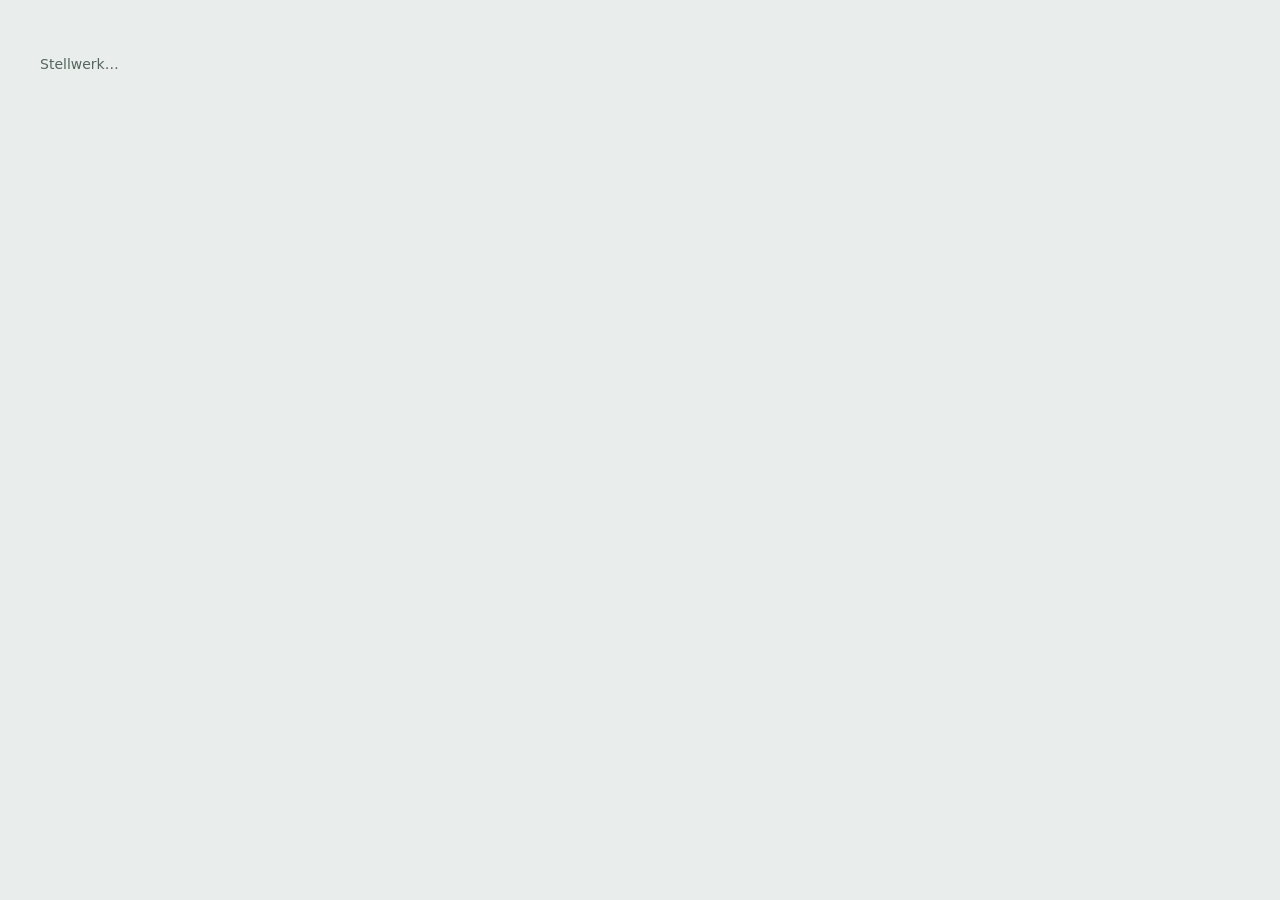
<file: docs/index.html>
<!doctype html><html lang="en"><head><meta charset="utf-8"><title>Stellwerk · live demo</title>
<meta property="og:title" content="Stellwerk · a release cockpit where AI agents show their evidence">
<meta property="og:description" content="Live demo with made-up data: the release line, the morning briefing, Why is this red?, the gate pack and AI Command. Nothing is saved.">
<meta property="og:image" content="https://bolevin.github.io/stellwerk-release-cockpit/demo/preview.png">
<meta property="og:url" content="https://bolevin.github.io/stellwerk-release-cockpit/">
<meta property="og:type" content="website">
<meta name="twitter:card" content="summary_large_image">
<meta http-equiv="refresh" content="0; url=demo/"></head>
<body><a href="demo/">Stellwerk · live demo</a></body></html>
</file>
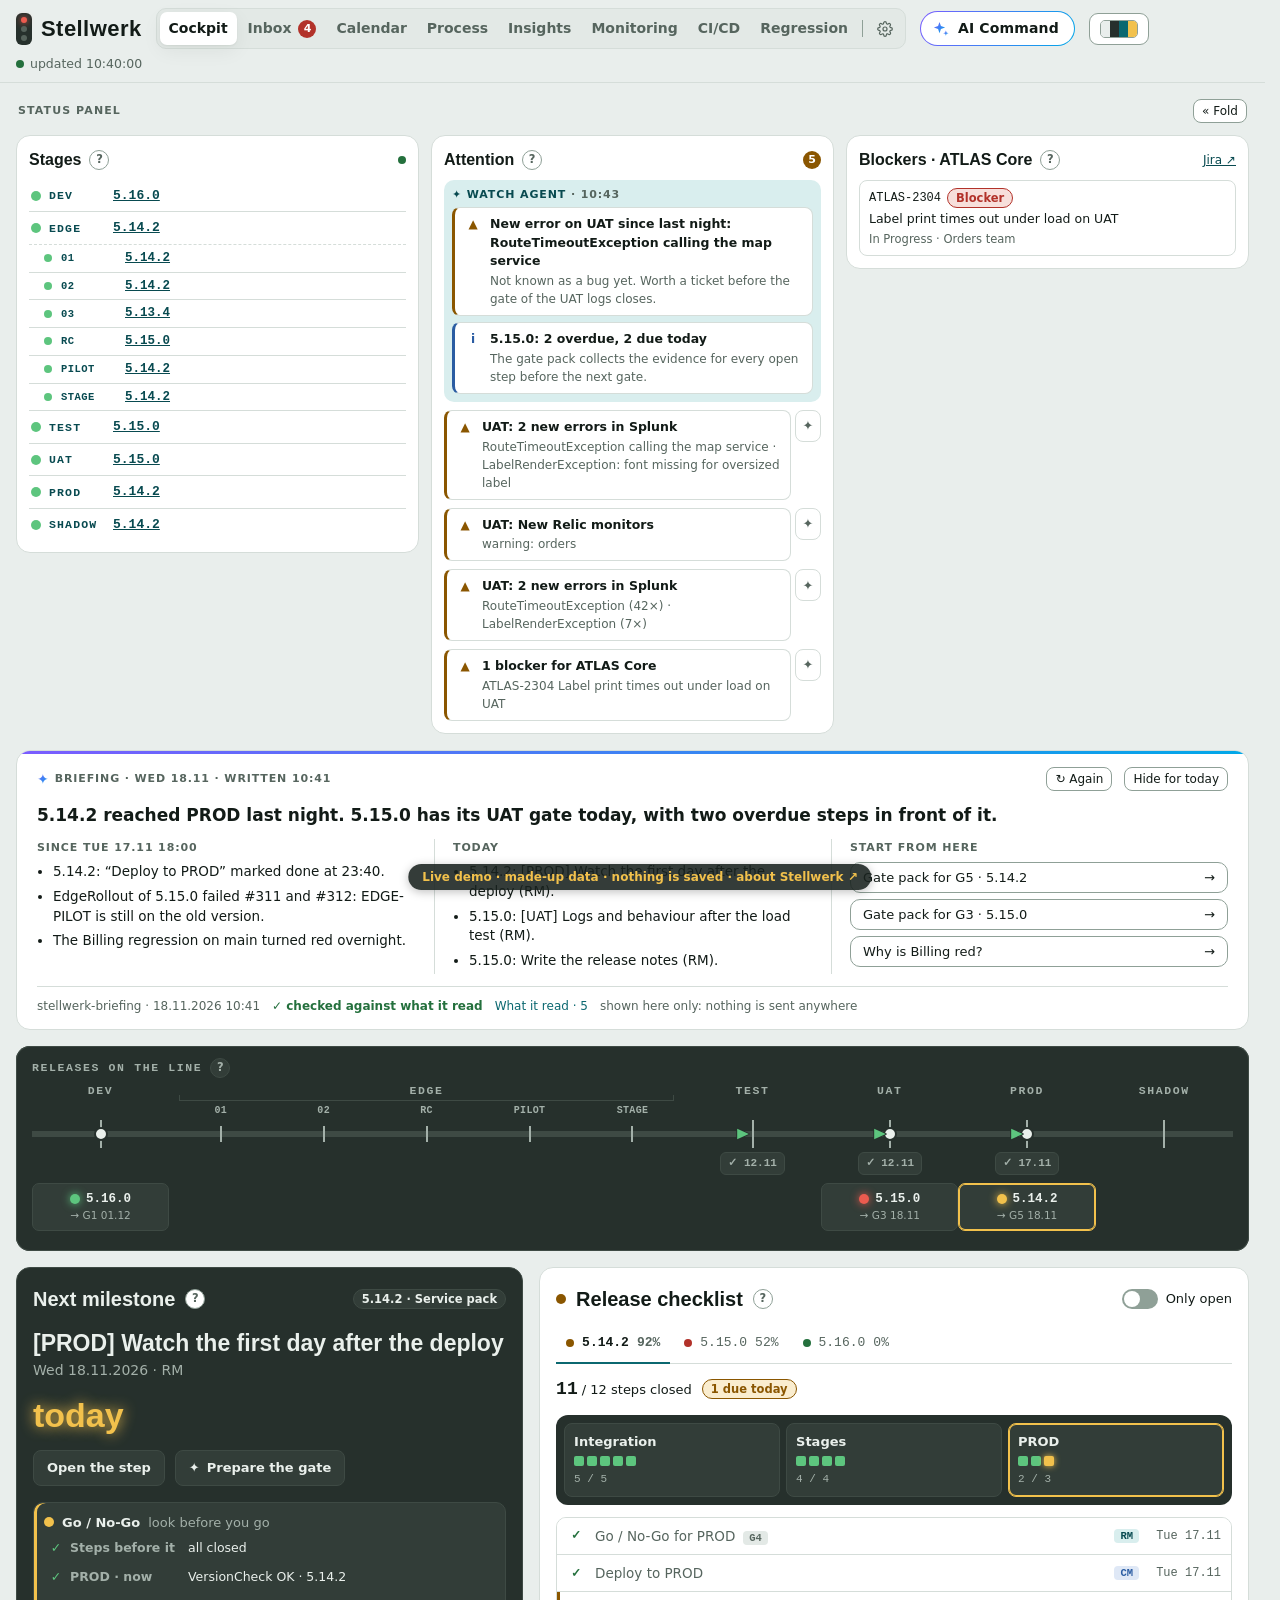
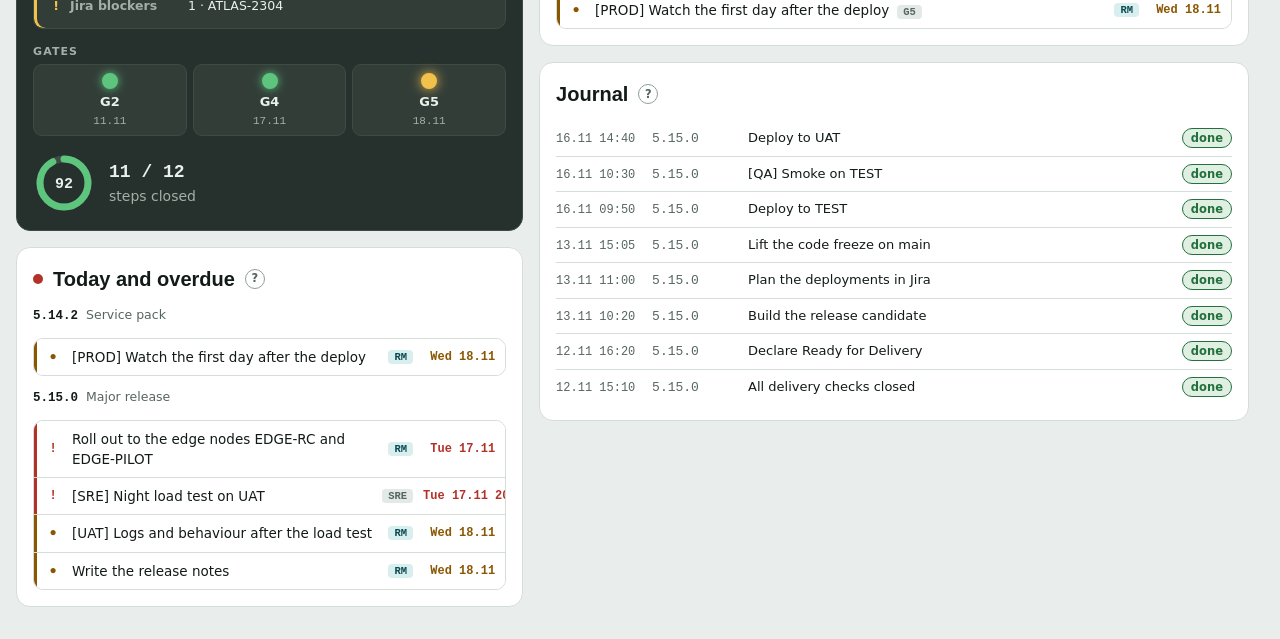
<file: docs/demo/index.html>
<!doctype html>
<html lang="en">
<head>
<meta charset="utf-8">
<meta name="viewport" content="width=device-width, initial-scale=1">
<title>Stellwerk · live demo</title>
<meta name="description" content="Live demo of Stellwerk, a release cockpit where AI agents show their evidence. Made-up data, nothing is saved.">
<meta property="og:title" content="Stellwerk · a release cockpit where AI agents show their evidence">
<meta property="og:description" content="Live demo with made-up data: the release line, the morning briefing, Why is this red?, the gate pack and AI Command. Nothing is saved.">
<meta property="og:image" content="https://bolevin.github.io/stellwerk-release-cockpit/demo/preview.png">
<meta property="og:url" content="https://bolevin.github.io/stellwerk-release-cockpit/">
<meta property="og:type" content="website">
<meta name="twitter:card" content="summary_large_image">
<link rel="icon" href="data:image/svg+xml,%3Csvg xmlns='http://www.w3.org/2000/svg' viewBox='0 0 32 32'%3E%3Crect x='10' y='2' width='12' height='28' rx='4' fill='%2326302C'/%3E%3Ccircle cx='16' cy='9' r='3' fill='%233E4A44'/%3E%3Ccircle cx='16' cy='16' r='3' fill='%23F2C14C'/%3E%3Ccircle cx='16' cy='23' r='3' fill='%233E4A44'/%3E%3C/svg%3E">
<link rel="stylesheet" href="style.css">
<link rel="stylesheet" href="process.css">
</head>
<body>
<div id="app"><p class="boot">Stellwerk…</p></div>
<script src="host.js"></script>
<script src="vendor/vue-3.5.13.global.prod.js"></script>
<script src="js/render.js"></script>
<script type="module" src="app.js"></script>
</body>
</html>
</file>
<file: docs/demo/style.css>
:root {
  --f-disp: Bahnschrift, "DIN Alternate", "Arial Narrow", sans-serif;
  --f-body: "Segoe UI Variable Text", "Segoe UI", system-ui, -apple-system, sans-serif;
  --f-mono: "Cascadia Mono", Consolas, ui-monospace, monospace;
}

:root, :root[data-palette="day"] {
  --bg: #E9EEEC; --surface: #FFFFFF; --surface-2: #F4F7F5; --sunk: #E3E9E6; --ink: #121B17; --muted: #56655E;
  --line: #D5DDD9; --line-strong: #8FA097;
  --accent: #0B6870; --accent-2: #0E8590; --accent-soft: #D9EEEE; --accent-ink: #084A50;
  --ok: #24703D; --ok-soft: #DFF0E3; --warn: #8A5600; --warn-soft: #FAEDCF; --crit: #B2322A; --crit-soft: #F7DFDB;
  --info: #2A5CA2; --info-soft: #DFE8F6;
  --panel: #DCE4E0; --panel-2: #F3F6F4; --panel-3: #BFCCC5; --panel-ink: #121B17; --panel-muted: #56655E;
  --lamp-y: #B87800; --lamp-r: #C23A2F; --lamp-g: #2E9450; --lamp-off: #A3B1AA;
  --glow: 0; --flap-line: rgba(0, 0, 0, .07);
  --series-1: #2a78d6; --series-2: #eb6834;
  --shadow: 0 1px 2px rgba(18, 27, 23, .06), 0 6px 20px rgba(18, 27, 23, .06);
  color-scheme: light;
}

:root[data-palette="classic"] {
  --bg: #E9EEEC; --surface: #FFFFFF; --surface-2: #F4F7F5; --sunk: #E3E9E6; --ink: #121B17; --muted: #56655E;
  --line: #D5DDD9; --line-strong: #8FA097;
  --accent: #0B6870; --accent-2: #0E8590; --accent-soft: #D9EEEE; --accent-ink: #084A50;
  --ok: #24703D; --ok-soft: #DFF0E3; --warn: #8A5600; --warn-soft: #FAEDCF; --crit: #B2322A; --crit-soft: #F7DFDB;
  --info: #2A5CA2; --info-soft: #DFE8F6;
  --panel: #26302C; --panel-2: #323D38; --panel-3: #3E4A44; --panel-ink: #EAF0EC; --panel-muted: #A3B0A9;
  --lamp-y: #F2C14C; --lamp-r: #EC5B4F; --lamp-g: #5DC57E; --lamp-off: #55625B;
  --glow: 1; --flap-line: rgba(0, 0, 0, .4);
  --series-1: #2a78d6; --series-2: #eb6834;
  --shadow: 0 1px 2px rgba(18, 27, 23, .06), 0 6px 20px rgba(18, 27, 23, .06);
  color-scheme: light;
}

:root[data-palette="console"] {
  --bg: #0C1210; --surface: #141C19; --surface-2: #19231F; --sunk: #101714; --ink: #E4EBE7; --muted: #98A79F;
  --line: #26322D; --line-strong: #5B6C64;
  --accent: #4FB8C0; --accent-2: #6FCBD2; --accent-soft: #14373B; --accent-ink: #9CDDE2;
  --ok: #5EC27D; --ok-soft: #15301F; --warn: #E4AB3E; --warn-soft: #372A10; --crit: #F07A6D; --crit-soft: #3B1C19;
  --info: #80AAEA; --info-soft: #18283F;
  --panel: #18211E; --panel-2: #212C28; --panel-3: #2C3934; --panel-ink: #EAF0EC; --panel-muted: #93A199;
  --lamp-y: #F2C14C; --lamp-r: #EC5B4F; --lamp-g: #5DC57E; --lamp-off: #55625B;
  --glow: 1; --flap-line: rgba(0, 0, 0, .4);
  --series-1: #3987e5; --series-2: #d95926;
  --shadow: 0 1px 2px rgba(0, 0, 0, .3), 0 8px 24px rgba(0, 0, 0, .25);
  color-scheme: dark;
}

:root[data-palette="night"] {
  --bg: #0A0F1D; --surface: #111A2D; --surface-2: #162036; --sunk: #0D1426; --ink: #D3DCEE; --muted: #8995B0;
  --line: #222E4B; --line-strong: #46567C;
  --accent: #7FA4F2; --accent-2: #98B6F6; --accent-soft: #1A2647; --accent-ink: #B9CCF8;
  --ok: #6BBE86; --ok-soft: #132820; --warn: #DDB062; --warn-soft: #2C2514; --crit: #EB7F76; --crit-soft: #331B1F;
  --info: #8DB0EE; --info-soft: #16233E;
  --panel: #0D1426; --panel-2: #152038; --panel-3: #233050; --panel-ink: #D3DCEE; --panel-muted: #8390AC;
  --lamp-y: #D6AC4C; --lamp-r: #D6675D; --lamp-g: #58AB73; --lamp-off: #36425F;
  --glow: .45; --flap-line: rgba(0, 0, 0, .35);
  --series-1: #3987e5; --series-2: #d95926;
  --shadow: 0 1px 2px rgba(0, 0, 0, .35), 0 8px 24px rgba(0, 0, 0, .3);
  color-scheme: dark;
}

* { box-sizing: border-box; }
html, body { margin: 0; }
body { background: var(--bg); color: var(--ink); font: 14px/1.5 var(--f-body); }
button, input { font: inherit; color: inherit; }
button { cursor: pointer; }
:focus-visible { outline: 2px solid var(--accent); outline-offset: 2px; }
h2, h3 { margin: 0; font-family: var(--f-disp); font-stretch: 85%; }
code, .mono { font-family: var(--f-mono); }
.dim { color: var(--muted); }
.grow { flex: 1; }
.sr-only { position: absolute; width: 1px; height: 1px; overflow: hidden; clip-path: inset(50%); white-space: nowrap; }
.boot { padding: 40px; color: var(--muted); }
kbd { font: 600 11px var(--f-mono); padding: 1px 6px; border-radius: 4px; border: 1px solid var(--line-strong); background: var(--surface-2); }

html { scrollbar-gutter: stable; }
.shell { max-width: 2040px; margin: 0 auto; padding: 0 16px 32px; }

:root { --z: 1; }
@media (min-width: 2200px) { :root[data-scale="fit"] { zoom: 1.15; --z: 1.15; } }
@media (min-width: 2500px) { :root { zoom: 1.1; --z: 1.1; } :root[data-scale="fit"] { zoom: 1.3; --z: 1.3; } }
@media (min-width: 3000px) { :root { zoom: 1.2; --z: 1.2; } :root[data-scale="fit"] { zoom: 1.5; --z: 1.5; } }
@media (min-width: 3400px) { :root { zoom: 1.3; --z: 1.3; } :root[data-scale="fit"] { zoom: 1.65; --z: 1.65; } }
@media (min-width: 3800px) { :root { zoom: 1.4; --z: 1.4; } :root[data-scale="fit"] { zoom: 1.8; --z: 1.8; } }
.scale-btn { display: none; align-items: center; justify-content: center; width: 34px; height: 34px; padding: 0; border-radius: 9px;
  border: 1px solid var(--line-strong); background: var(--surface); color: var(--ink); }
.scale-btn[aria-pressed="true"] { border-color: var(--accent); }
.scale-btn svg { width: 18px; height: 18px; fill: none; stroke: currentColor; stroke-width: 1.8; stroke-linecap: round; stroke-linejoin: round; }
@media (min-width: 2200px) { .scale-btn { display: inline-flex; } }

.top { position: sticky; top: 0; z-index: 20; display: flex; flex-wrap: wrap; align-items: center; gap: 6px 14px; min-height: 56px; margin: 0 -16px; padding: 8px 16px; background: var(--bg); border-bottom: 1px solid var(--line); }
.brand { display: flex; align-items: center; gap: 9px; font: 700 22px var(--f-disp); font-stretch: 80%; letter-spacing: .02em;
  border: 0; padding: 2px 4px; margin: -2px -4px; border-radius: 8px; background: none; color: inherit; text-align: left; cursor: pointer; }
.brand:hover .brand-n { color: var(--accent-ink); }
.brand-t { display: grid; line-height: 1.05; }
.brand-s { font: 600 9.5px var(--f-body); font-stretch: normal; letter-spacing: .1em; text-transform: uppercase; color: var(--muted); white-space: nowrap; }

@media (max-width: 1399px) { .brand-s, .rail-btn > span:not(.badge) { display: none; } }
.sig { display: grid; gap: 3px; padding: 4px 5px; background: var(--panel); border-radius: 6px; }
.sig i { width: 6px; height: 6px; border-radius: 50%; background: var(--lamp-off); display: block; }
.sig i.r { background: var(--lamp-r); box-shadow: 0 0 calc(6px * var(--glow)) var(--lamp-r); }
.sig i.y { background: var(--lamp-y); box-shadow: 0 0 calc(6px * var(--glow)) var(--lamp-y); }
.sig i.g { background: var(--lamp-g); box-shadow: 0 0 calc(6px * var(--glow)) var(--lamp-g); }
.seg { display: inline-flex; background: var(--sunk); border: 1px solid var(--line); border-radius: 10px; padding: 3px; gap: 2px; }
.seg button { border: 0; background: transparent; padding: 6px 14px; border-radius: 7px; display: inline-flex; align-items: center; gap: 7px; font-weight: 600; color: var(--muted); white-space: nowrap; }
.seg button[aria-pressed="true"] { background: var(--surface); color: var(--ink); box-shadow: var(--shadow); }
.badge { min-width: 18px; height: 18px; padding: 0 5px; border-radius: 9px; background: var(--crit); color: var(--surface); font: 600 11px/18px var(--f-body); text-align: center; }
.clock { font-size: 13px; color: var(--muted); white-space: nowrap; }
.fresh { display: inline-flex; align-items: center; gap: 6px; font-size: 12.5px; color: var(--muted); white-space: nowrap; }
.fresh i { width: 8px; height: 8px; border-radius: 50%; background: var(--ok); display: block; }
.fresh.bad { color: var(--crit); font-weight: 600; }
.fresh.bad i { background: var(--crit); }
.banner { margin: 12px 0 0; padding: 10px 14px; border-radius: 10px; background: var(--crit-soft); color: var(--crit); border: 1px solid var(--crit); font-weight: 600; }
@media (max-width: 560px) { .clock { display: none; } }

.stale .lamp, .stale .wl, .stale .dot, .stale .sl, .stale .lp, .stale .sig i, .stale .ln-cell::after { background: var(--lamp-off) !important; box-shadow: none !important; }
.stale .ln-arrow, .stale circle.lamp { fill: var(--lamp-off) !important; }

.cockpit, .inbox { padding-top: 16px; }
.strip { background: var(--panel); color: var(--panel-ink); border-radius: 14px; padding: 12px 16px 14px; box-shadow: inset 0 0 0 1px var(--panel-3); }
.strip-h { font: 600 11.5px var(--f-mono); letter-spacing: .14em; text-transform: uppercase; color: var(--panel-muted); }
.rail-wrap { overflow-x: auto; padding-bottom: 6px; }

.line { display: grid; grid-template-rows: auto auto 28px auto; row-gap: 4px; min-width: 940px; padding-top: 6px; }
.ln-name { grid-row: 1; text-align: center; font: 600 11.5px var(--f-mono); letter-spacing: .14em; color: var(--panel-muted); }
.ln-name.ln-grp { position: relative; margin: 0 10px; padding-bottom: 3px; border-bottom: 1px solid var(--panel-3); }
.ln-name.ln-grp::before, .ln-name.ln-grp::after { content: ""; position: absolute; bottom: -1px; width: 1px; height: 6px; background: var(--panel-3); }
.ln-name.ln-grp::before { left: 0; } .ln-name.ln-grp::after { right: 0; }
.ln-sub { grid-row: 2; text-align: center; font: 600 10px var(--f-mono); letter-spacing: .03em; color: var(--panel-muted); white-space: nowrap; }
.ln-cell { grid-row: 3; position: relative; }
.ln-cell::before, .ln-cell::after { content: ""; position: absolute; top: 50%; height: 6px; margin-top: -3px; }
.ln-cell::before { left: 0; right: 0; background: var(--panel-3); }
.ln-cell::after { left: 50%; right: 50%; background: var(--lamp-y); box-shadow: 0 0 calc(10px * var(--glow)) var(--lamp-y); }
.ln-cell.rl::after { left: 0; } .ln-cell.rr::after { right: 0; }
.ln-cell:not(.rl):not(.rr)::after { display: none; }
.ln-tick { position: absolute; z-index: 1; left: 50%; top: 0; bottom: 0; width: 2px; margin-left: -1px; background: var(--panel-muted); }
.ln-cell.sub .ln-tick { top: 6px; bottom: 6px; }
.ln-cell.occ .ln-tick::after { content: ""; position: absolute; left: -6px; top: 50%; margin-top: -7px; width: 14px; height: 14px; border-radius: 50%;
  background: var(--panel-ink); border: 2px solid var(--panel); box-sizing: border-box; }
.ln-arrow { position: absolute; z-index: 2; left: 50%; top: 50%; width: 14px; height: 14px; margin: -7px 0 0 -17px; fill: var(--panel-ink);
  stroke: var(--panel); stroke-width: 1.6; stroke-linejoin: round; paint-order: stroke; overflow: visible; }
.ln-arrow.ln-done { fill: var(--lamp-g); } .ln-arrow.ln-late { fill: var(--lamp-r); } .ln-arrow.ln-today { fill: var(--lamp-y); } .ln-arrow.ln-skip { fill: var(--panel-muted); }
.ln-date { grid-row: 4; justify-self: center; max-width: calc(100% - 4px); padding: 2px 7px; border-radius: 6px; border: 1px solid var(--panel-3);
  background: var(--panel-2); color: var(--panel-ink); font: 600 11px/1.5 var(--f-mono); white-space: nowrap; overflow: hidden; text-overflow: ellipsis; }
.ln-date:hover { background: var(--panel-3); }
.ln-date.ln-done { color: var(--panel-muted); }
.ln-date.ln-skip { color: var(--panel-muted); text-decoration: line-through; }
.ln-date.ln-late { border-color: var(--lamp-r); box-shadow: inset 3px 0 0 var(--lamp-r); }
.ln-date.ln-today { border-color: var(--lamp-y); box-shadow: inset 3px 0 0 var(--lamp-y); }
.line .train { justify-self: center; margin-top: 4px; }
.train { display: flex; flex-wrap: wrap; justify-content: center; align-items: baseline; gap: 0 8px; width: 100%; max-width: 200px; padding: 6px 8px; border-radius: 7px; border: 1px solid var(--panel-3); background: var(--panel-2); color: var(--panel-ink); }
.train:hover { background: var(--panel-3); }
.train.wait { border-style: dashed; opacity: .8; }
.train.sel { border-color: var(--lamp-y); box-shadow: inset 0 0 0 calc(1px * var(--glow)) var(--lamp-y); }
.train:focus-visible { outline-color: var(--lamp-y); }
.tl { display: inline-flex; align-items: center; gap: 6px; }
.train .lamp { width: 10px; height: 10px; border-radius: 50%; background: var(--lamp-g); box-shadow: 0 0 calc(8px * var(--glow)) var(--lamp-g); flex: none; }
.train.y .lamp { background: var(--lamp-y); box-shadow: 0 0 calc(8px * var(--glow)) var(--lamp-y); }
.train.r .lamp { background: var(--lamp-r); box-shadow: 0 0 calc(8px * var(--glow)) var(--lamp-r); }
.tv { font-weight: 600; font-size: 12.5px; }
.ts { font-size: 10.5px; color: var(--panel-muted); white-space: nowrap; }

.grid { display: grid; grid-template-columns: minmax(0, 5fr) minmax(0, 7fr); gap: 16px; margin-top: 16px; align-items: start; }
.col { display: grid; gap: 16px; min-width: 0; }
.w { background: var(--surface); border: 1px solid var(--line); border-radius: 14px; padding: 16px; display: grid; gap: 12px; align-content: start; min-width: 0; }
@media (max-width: 1020px) { .grid { grid-template-columns: minmax(0, 1fr); } }
.wh { display: flex; align-items: center; justify-content: space-between; gap: 10px; flex-wrap: wrap; }
.wh h2 { font-size: 20px; font-weight: 600; display: flex; align-items: center; gap: 10px; }
.wl { width: 10px; height: 10px; border-radius: 50%; background: var(--ok); flex: none; }
.wl.y { background: var(--warn); } .wl.r { background: var(--crit); }
.lbl { font: 600 11px var(--f-body); letter-spacing: .1em; text-transform: uppercase; color: var(--muted); margin-bottom: 6px; }
.big { font-size: 18px; font-weight: 600; }
.empty { margin: 0; padding: 14px; border: 1px dashed var(--line-strong); border-radius: 10px; color: var(--muted); text-align: center; }

.pill { display: inline-flex; align-items: center; font: 600 11.5px var(--f-body); padding: 2px 8px; border-radius: 999px; border: 1px solid var(--line-strong); color: var(--muted); white-space: nowrap; background: var(--surface); }
.p-done { color: var(--ok); border-color: var(--ok); background: var(--ok-soft); }
.p-today { color: var(--warn); border-color: var(--warn); background: var(--warn-soft); }
.p-overdue { color: var(--crit); border-color: var(--crit); background: var(--crit-soft); }
.p-gate { color: var(--accent-ink); border-color: var(--accent); background: var(--accent-soft); }
.btn { display: inline-flex; align-items: center; gap: 7px; font-weight: 600; font-size: 13px; padding: 7px 13px; border-radius: 8px; border: 1px solid var(--line-strong); background: var(--surface); color: var(--ink); white-space: nowrap; }
.btn:hover { border-color: var(--ink); }
.btn.pri { background: var(--cta, var(--accent)); border-color: var(--cta, var(--accent)); color: var(--cta-ink, var(--surface)); }
.btn.pri:hover { background: var(--cta-2, var(--accent-2)); }
.btn.xs { padding: 2px 8px; font-size: 12px; font-weight: 500; }
.btn:disabled { opacity: .45; cursor: not-allowed; }
.btn-row { display: flex; gap: 8px; flex-wrap: wrap; }
.link { border: 0; background: transparent; color: var(--accent); padding: 4px 0; font-size: 12.5px; text-align: left; justify-self: start; }
.icon-btn { border: 1px solid var(--line); background: var(--surface); border-radius: 8px; width: 34px; height: 34px; flex: none; }
.toggle { display: inline-flex; align-items: center; gap: 8px; font-size: 13px; cursor: pointer; }
.toggle input { position: absolute; opacity: 0; width: 1px; height: 1px; }
.sw { width: 36px; height: 20px; border-radius: 10px; background: var(--line-strong); position: relative; flex: none; }
.sw::after { content: ""; position: absolute; top: 2px; left: 2px; width: 16px; height: 16px; border-radius: 50%; background: var(--surface); transition: left .15s; }
.toggle input:checked + .sw { background: var(--accent); }
.toggle input:checked + .sw::after { left: 18px; }
.toggle input:focus-visible + .sw { outline: 2px solid var(--accent); outline-offset: 2px; }

.w.panel { background: var(--panel); border-color: var(--panel-3); color: var(--panel-ink); gap: 16px; }
.panel .pill { background: var(--panel-2); border-color: var(--panel-3); color: var(--panel-ink); }
.panel .dim, .panel .lbl { color: var(--panel-muted); }
.panel .btn { background: var(--panel-2); border-color: var(--panel-3); color: var(--panel-ink); }
.panel .btn:hover { border-color: var(--panel-muted); }
.panel :focus-visible { outline-color: var(--lamp-y); }
.ms-title { font: 600 23px/1.15 var(--f-disp); font-stretch: 85%; }
.ms-when { color: var(--panel-muted); margin-top: 3px; }
.flaps { display: flex; gap: 6px; align-items: flex-start; flex-wrap: wrap; }
.flapcol { display: grid; gap: 4px; }
.flap { display: block; font: 600 30px/1 var(--f-mono); color: var(--lamp-y); background-color: var(--panel-2); background-image: linear-gradient(to bottom, transparent 49%, var(--flap-line) 50%, transparent 53%); padding: 9px 10px; border-radius: 7px; min-width: 54px; text-align: center; font-variant-numeric: tabular-nums; box-shadow: inset 0 0 0 1px var(--panel-3); text-shadow: 0 0 calc(12px * var(--glow)) var(--lamp-y); }
.flaps.late .flap { color: var(--lamp-r); text-shadow: 0 0 calc(12px * var(--glow)) var(--lamp-r); }
.flap-sep { font: 600 26px/48px var(--f-mono); color: var(--panel-muted); }
.flap-u { font-size: 11px; color: var(--panel-muted); text-align: center; }
.flap-pre { align-self: center; color: var(--lamp-r); font-weight: 600; margin-right: 4px; }
.daybig { font: 600 34px/1.1 var(--f-disp); font-stretch: 85%; color: var(--lamp-y); text-shadow: 0 0 calc(14px * var(--glow)) var(--lamp-y); }
.daybig.late { color: var(--lamp-r); text-shadow: 0 0 calc(14px * var(--glow)) var(--lamp-r); }
.gates { display: grid; grid-template-columns: repeat(auto-fit, minmax(52px, 1fr)); gap: 6px; }
.gate { display: grid; justify-items: center; gap: 3px; padding: 8px 4px; border-radius: 9px; background: var(--panel-2); border: 1px solid var(--panel-3); color: var(--panel-ink); }
.gate:hover { border-color: var(--panel-muted); }
.gate .lp { width: 16px; height: 16px; border-radius: 50%; background: var(--panel); border: 2px solid var(--lamp-off); }
.g-done .lp, .g-skipped .lp { background: var(--lamp-g); border-color: var(--lamp-g); box-shadow: 0 0 calc(10px * var(--glow)) var(--lamp-g); }
.g-today .lp { background: var(--lamp-y); border-color: var(--lamp-y); box-shadow: 0 0 calc(12px * var(--glow)) var(--lamp-y); }
.g-overdue .lp { background: var(--lamp-r); border-color: var(--lamp-r); box-shadow: 0 0 calc(12px * var(--glow)) var(--lamp-r); }
.gate b { font-size: 13px; }
.gate span:last-child { font: 400 11px var(--f-mono); color: var(--panel-muted); }
.ready { display: flex; gap: 14px; align-items: center; }
.ring { width: 62px; height: 62px; flex: none; }
.ring .bg { stroke: var(--panel-3); } .ring .fg { stroke: var(--lamp-g); }
.ring text { fill: var(--panel-ink); font: 600 15px var(--f-mono); }

.tabs { display: flex; gap: 4px; flex-wrap: wrap; border-bottom: 1px solid var(--line); }
.tab { display: inline-flex; align-items: center; gap: 8px; border: 0; border-bottom: 2px solid transparent; background: transparent; padding: 7px 10px 9px; font-size: 13px; color: var(--muted); margin-bottom: -1px; }
.tab[aria-pressed="true"] { border-bottom-color: var(--accent); color: var(--ink); font-weight: 600; }
.dot { width: 8px; height: 8px; border-radius: 50%; background: var(--ok); flex: none; }
.dot.y { background: var(--warn); } .dot.r { background: var(--crit); }
.sum { display: flex; gap: 10px; align-items: center; flex-wrap: wrap; font-size: 13px; }
.phases { display: grid; gap: 6px; background: var(--panel); padding: 8px; border-radius: 12px; }
.ph { display: grid; gap: 5px; text-align: left; border: 1px solid var(--panel-3); background: var(--panel-2); color: var(--panel-ink); border-radius: 8px; padding: 8px 9px; min-width: 0; }
.ph:hover { border-color: var(--panel-muted); }
.ph[aria-pressed="true"] { border-color: var(--lamp-y); box-shadow: inset 0 0 0 calc(1px * var(--glow)) var(--lamp-y); }
.ph:focus-visible { outline-color: var(--lamp-y); }
.ph-n { font-weight: 600; font-size: 13px; white-space: nowrap; overflow: hidden; text-overflow: ellipsis; }
.ph-c { font-size: 11px; color: var(--panel-muted); }
.sls { display: flex; flex-wrap: wrap; gap: 3px; }
.sl { width: 10px; height: 10px; border-radius: 2px; background: var(--lamp-off); display: block; }
.s-done { background: var(--lamp-g); }
.s-skipped { background: var(--panel-muted); border-radius: 50%; transform: scale(.6); }
.s-today { background: var(--lamp-y); box-shadow: 0 0 calc(6px * var(--glow)) var(--lamp-y); }
.s-overdue { background: var(--lamp-r); box-shadow: 0 0 calc(6px * var(--glow)) var(--lamp-r); border-radius: 50%; }
@media (max-width: 640px) { .phases { grid-template-columns: repeat(2, minmax(0, 1fr)) !important; } }

.rows { display: grid; border: 1px solid var(--line); border-radius: 10px; overflow: hidden; }
.row { display: grid; grid-template-columns: 18px minmax(0, 1fr) auto 72px; gap: 10px; align-items: center; padding: 8px 10px; border: 0; border-bottom: 1px solid var(--line); background: var(--surface); text-align: left; font-size: 13.5px; }
.row:last-child { border-bottom: 0; }
.row:hover { background: var(--surface-2); }
.row:focus-visible { outline-offset: -2px; }
.ri { font: 700 12px var(--f-mono); text-align: center; color: var(--line-strong); }
.r-done .ri { color: var(--ok); } .r-today .ri { color: var(--warn); } .r-overdue .ri { color: var(--crit); }
.r-done .rt, .r-skipped .rt { color: var(--muted); }

.row.r-overdue { box-shadow: inset 3px 0 0 var(--crit); } .row.r-today { box-shadow: inset 3px 0 0 var(--warn); }
.row.r-overdue .rd { color: var(--crit); font-weight: 600; } .row.r-today .rd { color: var(--warn); font-weight: 600; }
.rd { font-size: 12px; color: var(--muted); text-align: right; white-space: nowrap; }
.tag { font: 600 10.5px var(--f-mono); margin-left: 8px; padding: 1px 6px; border-radius: 4px; background: var(--sunk); color: var(--muted); white-space: nowrap; }
.own { font: 600 10.5px var(--f-mono); padding: 1px 6px; border-radius: 4px; background: var(--sunk); color: var(--muted); }
.o-RM { background: var(--accent-soft); color: var(--accent-ink); }
.o-CM { background: var(--info-soft); color: var(--info); }

.grp { display: flex; gap: 8px; align-items: baseline; font-size: 12.5px; }
.grp .mono { font-weight: 600; }
.jrs { display: grid; }
.jr { display: grid; grid-template-columns: 86px 86px minmax(0, 1fr) auto; gap: 10px; align-items: baseline; padding: 7px 0; border-bottom: 1px solid var(--line); font-size: 13px; }
.jr:last-child { border-bottom: 0; }
.jr > :nth-child(3) { overflow-wrap: anywhere; }
.jt { font-size: 12px; color: var(--muted); }
@media (max-width: 640px) { .jr { grid-template-columns: 86px minmax(0, 1fr) auto; } .jr > :nth-child(2) { display: none; } }

.inbox { display: grid; grid-template-columns: minmax(0, 460px) minmax(0, 1fr); gap: 16px; align-items: start; }
@media (max-width: 960px) { .inbox { grid-template-columns: minmax(0, 1fr); } }
.qlist { display: grid; gap: 8px; }
.qlist .wh h2 { font-size: 24px; }
.q-name { font: 600 11px var(--f-body); letter-spacing: .1em; text-transform: uppercase; color: var(--muted); padding-top: 6px; }
.qn-overdue { color: var(--crit); } .qn-today { color: var(--warn); }

.qlist { grid-template-columns: minmax(0, 1fr); gap: 4px; }
.qlist .grp { margin-top: 10px; }
.qrow { min-width: 0; display: flex; align-items: center; min-height: 40px; border-radius: 10px; border: 1px solid var(--line); background: var(--surface); }
.qrow:hover { border-color: var(--line-strong); }
.qrow.r-overdue { box-shadow: inset 3px 0 0 var(--crit); } .qrow.r-today { box-shadow: inset 3px 0 0 var(--warn); }
.qrow[aria-current="true"] { border-color: var(--accent); box-shadow: inset 0 0 0 1px var(--accent); }
.qrow.r-overdue[aria-current="true"] { box-shadow: inset 3px 0 0 var(--crit), inset 0 0 0 1px var(--accent); }
.qrow.r-today[aria-current="true"] { box-shadow: inset 3px 0 0 var(--warn), inset 0 0 0 1px var(--accent); }
.qrow.picked { background: var(--accent-soft); }
.qpick { flex: none; width: 16px; height: 16px; margin: 0 2px 0 12px; accent-color: var(--accent); cursor: pointer; }
.qbody { flex: 1; min-width: 0; display: flex; align-items: baseline; gap: 8px; padding: 9px 12px 9px 8px; border: 0; background: none; text-align: left; }
.qbody .qver { flex: none; font-size: 12px; color: var(--muted); }
.qbody .qtitle { flex: 1; min-width: 0; overflow: hidden; white-space: nowrap; text-overflow: ellipsis; }
.qbody .own, .qbody .qdue { flex: none; }
.qbody .qdue { font-size: 12px; color: var(--muted); }
.bulk { position: sticky; bottom: 12px; z-index: 3; display: flex; align-items: center; gap: 8px; margin-top: 4px; padding: 8px 10px 8px 14px;
  border-radius: 12px; border: 1px solid var(--accent); background: var(--surface); box-shadow: var(--shadow); }
.qtitle { font-weight: 600; line-height: 1.35; }
.keys { margin: 4px 0 0; font-size: 12px; display: flex; flex-wrap: wrap; gap: 4px 12px; }
.keys kbd + kbd { margin-left: 2px; }
.qdetail { position: sticky; top: calc(var(--head-h, 57px) + 15px); background: var(--surface); border: 1px solid var(--line); border-radius: 14px; padding: 20px; min-width: 0; }
@media (max-width: 960px) { .qdetail { position: static; } }

.card { display: grid; gap: 14px; }
.card-h { display: flex; justify-content: space-between; align-items: flex-start; gap: 10px; }
.card-meta { display: flex; gap: 8px; align-items: center; flex-wrap: wrap; font-size: 12px; }
.card h2 { font-size: 25px; font-weight: 600; line-height: 1.15; text-wrap: balance; }
.card h3 { font-size: 12px; letter-spacing: .1em; text-transform: uppercase; color: var(--muted); font-family: var(--f-body); font-stretch: normal; margin-bottom: 6px; }
.facts { margin: 0; display: grid; grid-template-columns: repeat(auto-fit, minmax(130px, 1fr)); gap: 8px 16px; padding: 10px 12px; border-radius: 10px; background: var(--surface-2); border: 1px solid var(--line); }
.facts dt { font-size: 11px; letter-spacing: .08em; text-transform: uppercase; color: var(--muted); }
.facts dd { margin: 0; font-weight: 600; }
.marked { margin: 0; padding: 8px 12px; border-radius: 10px; background: var(--ok-soft); color: var(--ok); font-weight: 600; }
.cond { margin: 0; padding: 8px 12px; border-radius: 10px; background: var(--warn-soft); color: var(--warn); }
.ask { margin: 0; padding: 8px 12px; border-radius: 10px; border: 1px dashed var(--accent); color: var(--accent-ink); background: var(--accent-soft); }
.acts { margin: 0; padding-left: 22px; display: grid; gap: 10px; }
.acts li::marker { color: var(--muted); font-family: var(--f-mono); font-size: 12px; }
.acts p { margin: 6px 0 0; }
.job { display: flex; gap: 8px; align-items: baseline; flex-wrap: wrap; }
.job code { font-weight: 600; overflow-wrap: anywhere; }
.job-tag { font: 600 10.5px var(--f-mono); padding: 1px 6px; border-radius: 4px; background: var(--panel); color: var(--panel-ink); }
.params { border-collapse: collapse; width: 100%; margin: 8px 0 6px; font-size: 13px; }
.params th, .params td { text-align: left; padding: 5px 10px; border: 1px solid var(--line); vertical-align: top; }
.params th { font: 500 12px var(--f-mono); color: var(--muted); background: var(--surface-2); white-space: nowrap; width: 1%; }
.params td { font-family: var(--f-mono); font-size: 12.5px; overflow-wrap: anywhere; user-select: all; }
.params td.empty { color: var(--muted); }
.params td.c { width: 1%; user-select: none; }
.notes { margin: 0; padding-left: 18px; display: grid; gap: 4px; }
.card-f { position: sticky; bottom: 0; padding: 12px 0 4px; background: var(--surface); border-top: 1px solid var(--line); }
.markform { display: grid; gap: 8px; }
.markform label { font-weight: 600; font-size: 13px; }
.markform input { width: 100%; padding: 8px 11px; border: 1px solid var(--line-strong); border-radius: 8px; background: var(--surface-2); }

.scrim { position: fixed; inset: 0; z-index: 30; background: rgba(0, 0, 0, .4); }
.drawer { position: fixed; z-index: 31; top: 0; right: 0; bottom: 0; width: min(620px, calc(100vw / var(--z))); overflow-y: auto; background: var(--surface); border-left: 1px solid var(--line-strong); box-shadow: var(--shadow); padding: 20px 20px 0; }
.toast { position: fixed; z-index: 40; left: 16px; bottom: 16px; max-width: min(420px, calc(100vw / var(--z) - 32px)); background: var(--panel); color: var(--panel-ink); border-left: 4px solid var(--lamp-r); border-radius: 10px; padding: 12px 14px; box-shadow: var(--shadow); }
.toast.ok { border-left-color: var(--lamp-g); }

.cmd-btn, .rail-btn { display: inline-flex; align-items: center; gap: 8px; padding: 6px 9px 6px 11px; border-radius: 9px; border: 1px solid var(--line-strong); background: var(--surface); font-weight: 600; white-space: nowrap; }
.cmd-btn svg, .mic svg, .rail-btn svg { width: 17px; height: 17px; fill: none; stroke: currentColor; stroke-width: 1.8; stroke-linecap: round; stroke-linejoin: round; }
.cmd-btn[aria-pressed="true"], .rail-btn[aria-pressed="true"] { border-color: var(--accent); background: var(--accent-soft); color: var(--accent-ink); }

.cmd { position: fixed; z-index: 25; top: var(--head-h, 57px); right: 0; bottom: 0; width: min(430px, calc(100vw / var(--z)));
  display: grid; grid-template-columns: minmax(0, 1fr); grid-template-rows: auto minmax(0, 1fr) auto;
  background: var(--surface); border-left: 1px solid var(--line-strong); box-shadow: 0 0 0 1px rgba(0, 0, 0, .02), -12px 0 32px rgba(0, 0, 0, .08); }
.cmd svg { width: 18px; height: 18px; fill: none; stroke: currentColor; stroke-width: 1.8; stroke-linecap: round; stroke-linejoin: round; display: block; }
@media (max-width: 700px) { .cmd { top: 0; width: 100%; border-left: 0; } }

.cmd-h { grid-column: -2; display: flex; align-items: center; gap: 10px; padding: 10px 12px 10px 18px; border-bottom: 1px solid var(--line); min-width: 0; }
.cmd-id { flex: 1 1 auto; min-width: 0; display: grid; gap: 1px; }
.cmd-eyebrow { display: inline-flex; align-items: center; gap: 4px; font: 600 10.5px var(--f-body); letter-spacing: .12em; text-transform: uppercase; color: var(--muted); }
.cmd-switch { display: inline-flex; align-items: center; gap: 6px; min-width: 0; max-width: 100%; justify-self: start; border: 0; background: transparent;
  padding: 2px 6px 2px 0; margin: 0; color: var(--ink); border-radius: 6px; text-align: left; }
.cmd-switch:hover .cmd-title { text-decoration: underline; text-underline-offset: 3px; text-decoration-color: var(--line-strong); }
.cmd-switch svg { width: 16px; height: 16px; flex: none; color: var(--muted); transition: transform .15s; }
.cmd-switch[aria-expanded="true"] svg { transform: rotate(180deg); }
.cmd-title { font: 700 16px/1.25 var(--f-disp); overflow: hidden; text-overflow: ellipsis; white-space: nowrap; }
.cmd-tools { display: flex; gap: 2px; flex: none; }
.tool { width: 34px; height: 34px; display: grid; place-items: center; border: 0; border-radius: 9px; background: transparent; color: var(--muted); }
.tool:hover:not(:disabled), .tool[aria-pressed="true"] { background: var(--surface-2); color: var(--ink); }
.tool:disabled { opacity: .35; cursor: not-allowed; }

.cmd-log { grid-column: -2; overflow-y: auto; padding: 18px 18px 8px; display: grid; gap: 18px; align-content: start; scroll-padding-bottom: 16px; }
.turn { min-width: 0; font-size: 14px; line-height: 1.55; overflow-wrap: anywhere; }
.turn.me { display: flex; justify-content: flex-end; }
.bubble { max-width: 86%; padding: 9px 14px; border-radius: 18px 18px 4px 18px; background: var(--accent-soft); color: var(--ink); white-space: pre-line; }
.turn-who { display: flex; align-items: center; gap: 6px; margin-bottom: 4px; font: 600 11.5px var(--f-body); letter-spacing: .04em; color: var(--muted); }
.who-mark { color: var(--accent); font-size: 13px; }
.turn.disp .who-mark { width: 7px; height: 7px; border-radius: 2px; background: var(--muted); }
.turn.agent .turn-who { color: var(--accent-ink); }
.pre { white-space: pre-line; }
.md p, .md ul, .md ol { margin: 0 0 8px; }
.md > :last-child { margin-bottom: 0; }
.md ul, .md ol { padding-left: 20px; }
.md li + li { margin-top: 3px; }
.md code { font-size: 12.5px; padding: 1px 5px; border-radius: 5px; background: var(--sunk); }
.md strong { font-weight: 700; }
.msg-warn { margin: 8px 0 0; padding: 6px 10px; border-radius: 8px; background: var(--warn-soft); color: var(--warn); font-size: 12.5px; }
.cmd-refs { display: grid; gap: 4px; margin-top: 10px; }
.cmd-ref { display: flex; align-items: center; gap: 10px; min-width: 0; text-align: left; padding: 7px 8px 7px 11px; border-radius: 10px;
  border: 1px solid var(--line); background: var(--surface); font-size: 13px; color: var(--ink); }
.cmd-ref:hover { border-color: var(--accent); background: var(--surface-2); }
.cmd-ref-v { flex: none; font-size: 11.5px; color: var(--muted); }
.cmd-ref-t { flex: 1 1 auto; min-width: 0; overflow: hidden; text-overflow: ellipsis; white-space: nowrap; }
.cmd-ref svg { width: 15px; height: 15px; flex: none; color: var(--muted); }
.turn.wait .turn-who { font-weight: 500; letter-spacing: 0; }
.turn.wait .link { margin-left: 6px; padding: 0; font-size: 12px; }
.typing { display: inline-flex; gap: 3px; margin-right: 2px; }
.typing i { width: 5px; height: 5px; border-radius: 50%; background: var(--accent); animation: dotblink 1.2s ease-in-out infinite both; }
.typing i:nth-child(2) { animation-delay: .15s; } .typing i:nth-child(3) { animation-delay: .3s; }
.dots i { font-style: normal; animation: dotblink 1.4s ease-in-out infinite both; }
.dots i:nth-child(2) { animation-delay: .2s; }
.dots i:nth-child(3) { animation-delay: .4s; }
@keyframes dotblink { 0%, 80%, 100% { opacity: .2; } 40% { opacity: 1; } }

.cmd-empty { display: grid; gap: 10px; padding: 18px 2px 4px; }
.cmd-empty-h { margin: 0; font: 700 22px/1.2 var(--f-disp); color: var(--ink); }
.cmd-empty-p { margin: 0; color: var(--muted); font-size: 13.5px; line-height: 1.5; max-width: 60ch; }

.cmd-cards { display: grid; grid-template-columns: repeat(auto-fill, minmax(min(100%, 170px), 1fr)); gap: 8px; margin-top: 6px; }
.cmd-card { display: grid; gap: 4px; align-content: start; text-align: left; min-height: 72px; padding: 10px 12px; border-radius: 12px;
  border: 1px solid var(--line); background: var(--surface-2); color: var(--ink); font-size: 13px; line-height: 1.35; }
.cmd-card:hover:not(:disabled) { border-color: var(--accent); background: var(--surface); }
.cmd-card-k { font: 600 10.5px var(--f-body); letter-spacing: .1em; text-transform: uppercase; color: var(--muted); }
.cmd-card.agent .cmd-card-k { color: var(--accent-ink); }
.cmd-card-t { display: -webkit-box; -webkit-line-clamp: 3; -webkit-box-orient: vertical; overflow: hidden; }

.cmd-f { grid-column: -2; padding: 6px 14px 12px; display: grid; gap: 8px; }

.sugg { display: flex; flex-wrap: wrap; gap: 6px; align-items: center; padding: 2px 0; }
.sugg button { flex: none; border: 1px solid var(--line); background: var(--surface); border-radius: 999px; padding: 4px 11px; font-size: 12.5px; color: var(--ink); }
.sugg button:hover:not(:disabled) { border-color: var(--accent); }
.sugg .hint { display: inline-flex; align-items: center; gap: 6px; max-width: 100%; min-width: 0; text-align: left; line-height: 1.35; }
.sugg .hint-v { flex: none; font-size: 11px; color: var(--muted); }
.sugg .hint svg { width: 13px; height: 13px; flex: none; color: var(--muted); margin-right: -3px; }
.sugg .hint.go { border-style: dashed; }
.sugg .hint.agent { border-color: var(--accent); color: var(--accent-ink); background: var(--accent-soft); }
.sugg-by { flex: none; font: 600 10.5px var(--f-body); letter-spacing: .08em; text-transform: uppercase; color: var(--muted); }
.sugg-by.agent { color: var(--accent-ink); font-size: 13px; }
.sugg .icon { width: 28px; height: 28px; padding: 0; display: grid; place-items: center; }
.sugg .pending { color: var(--muted); font-size: 12px; flex: none; }
.sugg button:disabled { opacity: .5; cursor: not-allowed; }
.composer { display: grid; gap: 4px; padding: 10px 10px 8px 14px; border: 1px solid var(--line-strong); border-radius: 18px; background: var(--surface);
  box-shadow: 0 1px 2px rgba(0, 0, 0, .04); transition: border-color .15s, box-shadow .15s; }
.composer:focus-within { border-color: var(--accent); box-shadow: 0 0 0 3px var(--accent-soft); }
.composer.hearing { border-color: var(--crit); box-shadow: 0 0 0 3px var(--crit-soft); }
.composer textarea { width: 100%; min-height: 24px; max-height: 168px; resize: none; border: 0; outline: 0; padding: 2px 0; background: transparent;
  color: var(--ink); font: 14px/1.5 var(--f-body); letter-spacing: inherit; }
.composer textarea:disabled { opacity: .6; }
.composer-bar { display: flex; align-items: center; gap: 4px; }
.composer-bar .grow { flex: 1 1 auto; }
.mic, .help-word { width: 34px; height: 34px; flex: none; display: grid; place-items: center; border: 0; border-radius: 10px; background: transparent; color: var(--muted); }
.mic:hover:not(:disabled), .help-word:hover:not(:disabled) { background: var(--surface-2); color: var(--ink); }
.mic:disabled, .help-word:disabled { opacity: .35; cursor: not-allowed; }
.help-word { font: 700 14px var(--f-body); }
.mic.on { background: var(--crit); color: #fff; animation: micpulse 1.2s ease-in-out infinite; }
.mic.talk.on { background: var(--accent); color: var(--surface); animation: none; }
@keyframes micpulse { 50% { box-shadow: 0 0 0 5px var(--crit-soft); } }
.send { width: 34px; height: 34px; flex: none; display: grid; place-items: center; border: 0; border-radius: 50%; margin-left: 4px;
  background: var(--cta, var(--accent)); color: var(--cta-ink, var(--surface)); }
.send:hover:not(:disabled) { background: var(--cta-2, var(--accent-2)); }
.send:disabled { background: var(--sunk); color: var(--muted); cursor: not-allowed; }
.send svg { stroke-width: 2.2; }
.vlang { flex: none; display: inline-flex; padding: 2px; gap: 2px; border-radius: 8px; background: var(--surface-2); }
.vlang button { border: 0; background: transparent; padding: 2px 7px; border-radius: 6px; font: 600 11px var(--f-mono); color: var(--muted); }
.vlang button:hover { color: var(--ink); }
.vlang button[aria-pressed="true"] { background: var(--surface); color: var(--ink); box-shadow: 0 1px 2px rgba(0, 0, 0, .12); }
.voice-note { margin: 0 4px; font-size: 11.5px; color: var(--muted); text-align: center; }
.voice-note.err { color: var(--crit); font-weight: 600; }

.talk-bar { display: flex; gap: 10px; align-items: center; padding: 6px 8px 6px 12px; border-radius: 999px; background: var(--surface-2); border: 1px solid var(--line); font-size: 13px; }
.talk-t { flex: 1 1 auto; min-width: 0; }
.talk-sig { display: inline-flex; gap: 3px; padding: 3px 5px; border-radius: 999px; background: var(--panel); }
.talk-sig i { width: 7px; height: 7px; border-radius: 50%; background: var(--lamp-off); }
.talk-listen .talk-sig i:nth-child(1) { background: var(--lamp-r); animation: dotpulse 1.2s ease-in-out infinite; }
.talk-think .talk-sig i:nth-child(2) { background: var(--lamp-y); animation: dotpulse .9s ease-in-out infinite; }
.talk-speak .talk-sig i:nth-child(3) { background: var(--lamp-g); animation: dotpulse .7s ease-in-out infinite; }

.board { display: grid; grid-template-rows: auto auto auto minmax(0, 1fr); gap: 10px; padding: 12px 10px 10px; min-width: 0; min-height: 0;
  background: var(--panel); color: var(--panel-ink); }
.board-h { display: flex; align-items: center; justify-content: space-between; padding: 2px 4px 0 6px; }
.board-name { font: 600 10.5px var(--f-body); letter-spacing: .14em; text-transform: uppercase; color: var(--panel-muted); }
.board-x { width: 28px; height: 28px; border: 0; border-radius: 7px; background: transparent; color: var(--panel-muted); }
.board-x:hover { background: var(--panel-2); color: var(--panel-ink); }
.board-new { display: flex; align-items: center; gap: 8px; padding: 8px 12px; border-radius: 10px; border: 1px solid var(--panel-3);
  background: var(--panel-2); color: var(--panel-ink); font-weight: 600; font-size: 13px; text-align: left; }
.board-new:hover:not(:disabled) { border-color: var(--panel-ink); }
.board-new svg { width: 16px; height: 16px; }
.board-find { width: 100%; padding: 7px 10px; border-radius: 9px; border: 1px solid var(--panel-3); background: transparent; color: var(--panel-ink); font-size: 13px; }
.board-find::placeholder { color: var(--panel-muted); }
.board-find:focus { outline: 2px solid var(--panel-ink); outline-offset: -1px; }
.board-list { overflow-y: auto; min-height: 0; display: grid; gap: 14px; align-content: start; margin: 0 -4px; padding: 0 4px; scrollbar-width: thin; }
.board-empty { margin: 4px 6px; font-size: 12.5px; color: var(--panel-muted); }
.board-group h3 { margin: 0 0 4px; padding: 0 6px 4px; font: 600 10.5px var(--f-body); letter-spacing: .12em; text-transform: uppercase;
  color: var(--panel-muted); border-bottom: 1px solid var(--panel-3); }
.board-group ul { list-style: none; margin: 0; padding: 0; display: grid; gap: 1px; }
.board-group li { position: relative; display: flex; align-items: center; border-radius: 8px; }
.board-group li:hover, .board-group li.cur { background: var(--panel-2); }
.board-group li.cur::before { content: ""; position: absolute; left: 0; top: 7px; bottom: 7px; width: 3px; border-radius: 2px; background: var(--lamp-g);
  box-shadow: 0 0 calc(6px * var(--glow)) var(--lamp-g); }
.board-row { flex: 1 1 auto; min-width: 0; display: flex; align-items: baseline; gap: 10px; padding: 7px 6px 7px 12px; border: 0; background: transparent;
  color: var(--panel-ink); text-align: left; font-size: 13px; }
.board-row:disabled { cursor: not-allowed; opacity: .6; }
.board-time { flex: none; width: 38px; font: 500 12px var(--f-mono); font-variant-numeric: tabular-nums; color: var(--panel-muted); letter-spacing: 0; }
.board-group li.cur .board-time { color: var(--panel-ink); }
.board-title { min-width: 0; overflow: hidden; text-overflow: ellipsis; white-space: nowrap; }
.board-group li.cur .board-title { font-weight: 600; }
.board-del { flex: none; width: 26px; height: 26px; margin-right: 3px; border: 0; border-radius: 6px; background: transparent; color: var(--panel-muted); opacity: 0; }
.board-group li:hover .board-del, .board-del:focus-visible { opacity: 1; }
.board-del:hover { background: var(--panel-3); color: var(--panel-ink); }
.board :focus-visible { outline: 2px solid var(--panel-ink); outline-offset: -2px; }

.cmd:not(.wide) .board, .cmd .board.open { position: absolute; z-index: 4; top: 64px; left: 10px; right: 10px; max-height: min(70%, 520px);
  border-radius: 14px; box-shadow: 0 16px 40px rgba(0, 0, 0, .28); }
.cmd:not(.wide) .board:not(.open) { display: none; }

.cmd.wide { left: 0; right: 0; width: auto; border-left: 0; z-index: 30; box-shadow: none; }
.cmd.wide .cmd-log, .cmd.wide .cmd-f { width: 100%; max-width: 820px; justify-self: center; }
.cmd.wide .cmd-log { padding-left: 24px; padding-right: 24px; }
@media (min-width: 900px) {
  .cmd.wide { grid-template-columns: 280px minmax(0, 1fr); }
  .cmd.wide .board { grid-row: 1 / -1; grid-column: 1; position: static; max-height: none; border-radius: 0; box-shadow: none; }
  .cmd.wide .board-x, .cmd.wide .cmd-switch svg { display: none; }
  .cmd.wide .cmd-switch { pointer-events: none; }
  .cmd.wide .cmd-h { padding-left: 24px; }
}
@media (max-width: 899px) { .cmd.wide .board:not(.open) { display: none; } }
@media (prefers-reduced-motion: reduce) { .typing i, .talk-sig i, .mic.on { animation: none; } }

.w.tech { margin-top: 16px; }
.small { font-size: 12px; }
.tech-grid { display: grid; grid-template-columns: repeat(3, minmax(0, 1fr)); gap: 16px 28px; }
@media (max-width: 1020px) { .tech-grid { grid-template-columns: minmax(0, 1fr); } }
.kv { margin: 0; display: grid; grid-template-columns: auto minmax(0, 1fr); gap: 4px 14px; font-size: 13px; }
.kv dt { color: var(--muted); }
.kv dd { margin: 0; font-weight: 600; }
.kv .path { font-weight: 400; font-size: 12px; overflow-wrap: anywhere; }
.checks { margin: 0; padding: 0; list-style: none; display: grid; gap: 5px; font-size: 13px; }
.checks li { display: flex; gap: 8px; align-items: baseline; flex-wrap: wrap; }
.checks .dot, .chip .dot { align-self: center; }
.dot.off { background: var(--lamp-off); }
.dot.pulse { animation: dotpulse 1.4s ease-in-out infinite; }
@keyframes dotpulse { 50% { opacity: .3; } }
.checks li > .dim { min-width: 0; overflow-wrap: anywhere; }
.src-lbl { margin-top: 12px; }
.chips { display: flex; flex-wrap: wrap; gap: 6px; }
.chip { display: inline-flex; align-items: center; gap: 6px; padding: 2px 9px; border-radius: 999px; border: 1px solid var(--line); font-size: 12px; color: var(--muted); }

.pal { position: relative; }
.pal-btn { display: inline-flex; align-items: center; gap: 7px; padding: 6px 10px; border-radius: 9px; border: 1px solid var(--line-strong); background: var(--surface); font-size: 13px; white-space: nowrap; }
.pal-btn[aria-expanded="true"] { border-color: var(--accent); }
.swatch { display: inline-flex; border-radius: 5px; overflow: hidden; border: 1px solid var(--line-strong); flex: none; }
.swatch i { width: 9px; height: 16px; display: block; }
.pal-menu { position: absolute; z-index: 35; top: calc(100% + 6px); left: 0; min-width: 260px; padding: 6px; display: grid; gap: 2px; background: var(--surface); border: 1px solid var(--line-strong); border-radius: 12px; box-shadow: var(--shadow); }
.pal-opt { display: flex; align-items: center; gap: 10px; padding: 7px 9px; border: 0; border-radius: 8px; background: transparent; text-align: left; }
.pal-opt:hover { background: var(--surface-2); }
.pal-opt[aria-checked="true"] { background: var(--accent-soft); color: var(--accent-ink); font-weight: 600; }
.pal-opt .dim { font-size: 12px; font-weight: 400; }
.pal-note { margin: 4px 9px 2px; font-size: 11.5px; color: var(--muted); }

.icon-btn svg { width: 16px; height: 16px; fill: none; stroke: currentColor; stroke-width: 1.8; stroke-linecap: round; stroke-linejoin: round; display: block; margin: 0 auto; }
.icon-btn[aria-pressed="true"] { color: var(--accent-ink); }

.system { padding-top: 16px; display: grid; grid-template-columns: 220px minmax(0, 1fr); gap: 16px; align-items: start; }
.sys-nav { position: sticky; top: calc(var(--head-h, 57px) + 15px); display: grid; gap: 4px; }
.sys-nav button { display: grid; gap: 1px; text-align: left; padding: 9px 12px; border: 1px solid transparent; border-radius: 10px;
  background: transparent; color: var(--ink); }
.sys-nav button b { font-size: 14px; font-weight: 600; }
.sys-nav button span { font-size: 12px; color: var(--muted); }
.sys-nav button:hover { background: var(--surface); border-color: var(--line); }
.sys-nav button[aria-current="page"] { background: var(--surface); border-color: var(--line-strong); box-shadow: inset 3px 0 0 var(--brand, var(--accent)); }
.sys-body { display: grid; grid-template-columns: minmax(0, 1fr); gap: 16px; min-width: 0; }
.sys-body .w.tech { margin-top: 0; }
@media (max-width: 900px) {
  .system { grid-template-columns: minmax(0, 1fr); }
  .sys-nav { position: static; display: flex; overflow-x: auto; }
  .sys-nav button { flex: none; } .sys-nav button span { display: none; }
}

.hist { margin: 0; padding: 0; list-style: none; display: grid; gap: 6px; }
.hist-e { border: 1px solid var(--line); border-radius: 10px; padding: 8px 10px; display: grid; gap: 8px; background: var(--surface); min-width: 0; }
.hist-h { display: flex; align-items: center; gap: 8px 12px; flex-wrap: wrap; font-size: 12.5px; }
.hist-files { display: flex; gap: 4px 12px; flex-wrap: wrap; min-width: 0; }
.hist-files .mono { overflow-wrap: anywhere; }
.hist-d { overflow-wrap: anywhere; min-width: 0; }
.hist-diff { display: grid; gap: 6px; }
.mf-h { padding: 6px 10px; font-size: 12.5px; border-bottom: 1px solid var(--line); }
.pill.via-outside { color: var(--warn); border-color: var(--warn); background: var(--warn-soft); }
.pill.via-agent { color: var(--accent-ink); border-color: var(--accent); background: var(--accent-soft); }
.pill.via-revert { color: var(--info); border-color: var(--info); background: var(--info-soft); }

.ar-wrap { container-type: inline-size; }
.ar { display: grid; grid-template-columns: minmax(180px, .95fr) 64px minmax(230px, 1.15fr) 70px minmax(260px, 1.3fr) 58px minmax(160px, .8fr);
  align-items: start; row-gap: 0; min-width: 0; }
.ar-col { display: grid; gap: 12px; align-content: start; min-width: 0; }
.ar-box { display: grid; gap: 8px; align-content: start; padding: 12px 14px; border: 1px solid var(--line-strong); border-radius: 12px;
  background: var(--surface-2); min-width: 0; }
.ar-box p { margin: 0; font-size: 12.5px; line-height: 1.45; color: var(--muted); overflow-wrap: anywhere; }
.ar-box.ext { border-color: var(--accent); }
.ar-box.off { background: transparent; border-style: dashed; border-color: var(--line-strong); }
.ar-box.desk { background: var(--panel); border-color: var(--panel-3); color: var(--panel-ink); }
.ar-box.desk p { color: var(--panel-muted); }
.ar-h { display: flex; align-items: center; justify-content: space-between; gap: 8px; min-width: 0; }
.ar-h b { font: 600 14px/1.3 var(--f-disp); overflow-wrap: anywhere; }
.ar-out { color: var(--accent-ink) !important; font-weight: 600; }
.ar-warn { color: var(--warn) !important; }
.ar-foot { font-size: 11px; }
.ar-row { display: grid; gap: 3px; padding: 7px 10px; border: 1px solid var(--line); border-radius: 8px; background: var(--surface); min-width: 0; }
.ar-row b { font-size: 12.5px; font-weight: 600; }
.ar-row > span { font-size: 12px; line-height: 1.4; color: var(--muted); }
.ar-box.desk .ar-row { background: var(--panel-2); border-color: var(--panel-3); }
.ar-box.desk .ar-row > span { color: var(--panel-muted); }
.ar-chips { display: flex; flex-wrap: wrap; gap: 4px; }
.ar-chips span { padding: 0 7px; border-radius: 999px; border: 1px solid var(--line); font-size: 11.5px; line-height: 19px; color: var(--muted); background: var(--surface-2); }
.ar-box.desk .ar-chips span { border-color: var(--panel-3); background: var(--panel); color: var(--panel-ink); }
.ar .lamp, .legend .lamp { width: 9px; height: 9px; flex: none; border-radius: 50%; background: var(--lamp-off); display: inline-block; }
.ar .lamp.g, .legend .lamp.g { background: var(--lamp-g); box-shadow: 0 0 calc(var(--glow) * 7px) var(--lamp-g); }
.ar .lamp.y, .legend .lamp.y { background: var(--lamp-y); box-shadow: 0 0 calc(var(--glow) * 7px) var(--lamp-y); }
.ar .lamp.r, .legend .lamp.r { background: var(--lamp-r); box-shadow: 0 0 calc(var(--glow) * 7px) var(--lamp-r); }
.ar-agents { list-style: none; margin: 0; padding: 0; display: grid; gap: 4px; }
.ar-agents li { display: grid; grid-template-columns: 9px minmax(0, 1fr) auto; column-gap: 7px; row-gap: 1px; align-items: baseline; padding: 5px 8px;
  border: 1px solid var(--line); border-radius: 8px; background: var(--surface); font-size: 12px; min-width: 0; }
.ar-agents li .lamp { align-self: center; }
.ar-agents li b { font-size: 12px; }
.ar-agents li b { overflow-wrap: anywhere; }
.ar-agents li .role { grid-column: 2 / -1; color: var(--muted); line-height: 1.35; }
.ar-agents li .model, .ar-agents li .tag-w { justify-self: end; font-size: 10.5px; padding: 0 6px; border-radius: 999px; border: 1px solid var(--line); color: var(--muted); white-space: nowrap; }
.ar-agents li .tag-w { border-color: var(--line-strong); }
.ar-agents li.dim { opacity: .6; }

.ar-link { align-self: start; margin-top: 64px; display: grid; justify-items: center; gap: 2px; padding: 0 4px; min-width: 0; }
.ar-link.two { gap: 2px 0; }
.ar-link.two svg + span { margin-bottom: 8px; }
.ar-link svg, .ar-down svg { width: 100%; max-width: 60px; height: 12px; overflow: visible; }
.ar-link path, .ar-down path { fill: none; stroke: var(--line-strong); stroke-width: 1.6; stroke-linecap: round; stroke-linejoin: round; }
.ar-link.ext path { stroke: var(--accent); }
.ar-link.off path { stroke-dasharray: 4 3; opacity: .7; }
.ar-link span, .ar-down span { font-size: 11px; color: var(--muted); text-align: center; line-height: 1.25; }
.ar-down { grid-column: 3; grid-row: 2; justify-self: center; display: flex; align-items: center; gap: 8px; padding: 8px 0; }
.ar-down svg { width: 12px; height: 40px; }
.ar-sys { grid-column: 1 / -1; grid-row: 3; display: grid; gap: 10px; padding: 12px 14px; border: 1px solid var(--line-strong); border-radius: 12px; background: var(--surface-2); }
.ar-sys ul { list-style: none; margin: 0; padding: 0; display: grid; grid-template-columns: repeat(auto-fill, minmax(230px, 1fr)); gap: 6px 14px; }
.ar-sys li { display: grid; grid-template-columns: 9px auto minmax(0, 1fr); column-gap: 7px; align-items: baseline; font-size: 12.5px; min-width: 0; }
.ar-sys li .lamp { align-self: center; }
.ar-sys li span { color: var(--muted); font-size: 12px; }
@container (max-width: 1020px) {
  .ar { grid-template-columns: minmax(0, 1fr); }
  .ar-link { margin: 4px 0; grid-auto-flow: column; align-items: center; justify-content: center; gap: 8px; }
  .ar-link.two { grid-template-columns: repeat(2, auto auto); }
  .ar-link.two svg + span { margin: 0 10px 0 0; }
  .ar-link svg { width: 48px; transform: rotate(90deg); margin: 18px -16px; }
  .ar-down { display: none; }
  .ar-sys { grid-column: auto; grid-row: auto; margin-top: 12px; }
}
.legend { display: flex; gap: 6px 16px; flex-wrap: wrap; font-size: 12px; color: var(--muted); }
.legend span { display: inline-flex; align-items: center; gap: 6px; white-space: nowrap; }
.legend i { width: 22px; height: 0; border-top: 2px solid var(--line-strong); display: block; }
.legend i.data { border-color: var(--accent); }
.legend i.off { border-top-style: dashed; }
.sys-grid { display: grid; grid-template-columns: repeat(2, minmax(0, 1fr)); gap: 16px; align-items: start; }
@media (max-width: 1020px) { .sys-grid { grid-template-columns: minmax(0, 1fr); } }
.agents { display: grid; grid-template-columns: minmax(0, 1fr); gap: 10px; }
.system .path { overflow-wrap: anywhere; min-width: 0; }
.agent { display: grid; gap: 6px; padding: 12px; border: 1px solid var(--line); border-radius: 12px; background: var(--surface-2); min-width: 0; }
.agent-h { display: flex; align-items: center; gap: 8px; flex-wrap: wrap; }
.agent-h b { font-size: 14.5px; }
.agent p { margin: 0; font-size: 13px; }
.facts-line { display: flex; gap: 6px 14px; flex-wrap: wrap; font-size: 12px; color: var(--muted); }
.facts-line code { color: var(--ink); }
.perm { display: flex; gap: 4px; flex-wrap: wrap; }
.perm code { font-size: 11px; padding: 1px 6px; border-radius: 4px; background: var(--sunk); }
.perm code.deny { color: var(--crit); }
.perm code.allow { color: var(--ok); }
.prompt { margin: 0; max-height: 380px; overflow: auto; padding: 10px 12px; border-radius: 10px; border: 1px solid var(--line); background: var(--surface); font: 12px/1.5 var(--f-mono); white-space: pre-wrap; overflow-wrap: anywhere; }
.settings { width: 100%; border-collapse: collapse; font-size: 13px; }
.settings th, .settings td { text-align: left; padding: 6px 8px; border-bottom: 1px solid var(--line); vertical-align: top; overflow-wrap: anywhere; }
.settings th { font: 600 11px var(--f-body); letter-spacing: .08em; text-transform: uppercase; color: var(--muted); }
.settings td:first-child { font-family: var(--f-mono); font-size: 12.5px; white-space: nowrap; }
.settings .val { font-weight: 600; overflow-wrap: anywhere; }
.settings .note { color: var(--muted); font-size: 12px; }
.file-h { display: flex; gap: 8px; align-items: center; flex-wrap: wrap; font-size: 12px; }
.file-h .path { overflow-wrap: anywhere; min-width: 0; }

.fe { display: grid; grid-template-columns: minmax(230px, 320px) minmax(0, 1fr); gap: 16px; align-items: start; }
@media (max-width: 900px) { .fe { grid-template-columns: minmax(0, 1fr); } }
.flist { margin: 0; padding: 0; list-style: none; display: grid; gap: 2px; }
.flist li { display: grid; grid-template-columns: 10px minmax(0, 1fr) auto; gap: 8px; align-items: center; font-size: 12.5px; padding: 4px 6px; border-radius: 8px; }
.flist li.cur { background: var(--accent-soft); }
.flist .fname { min-width: 0; display: grid; }
.flist .fname > * { overflow-wrap: anywhere; }
.flist .flink { border: 0; background: none; padding: 0; text-align: left; color: var(--accent-ink); font: 12.5px var(--f-mono); }
.flist .flink:hover { text-decoration: underline; }
.flist li.cur .flink { font-weight: 700; }
.flist .path { font-size: 11px; }
.editor { min-width: 0; display: grid; gap: 8px; align-content: start; }
.ed-h { display: flex; align-items: center; justify-content: space-between; gap: 8px; flex-wrap: wrap; }
.ed-title { display: flex; align-items: center; gap: 8px; min-width: 0; flex-wrap: wrap; }
.ed-title b { overflow-wrap: anywhere; }
.pill.warn { color: var(--warn); border-color: var(--warn); background: var(--warn-soft); }
.pill.ok { color: var(--ok); border-color: var(--ok); background: var(--ok-soft); }
.editor .path { overflow-wrap: anywhere; }
.seg.sm button { padding: 3px 10px; font-size: 12.5px; }
.ed-text { width: 100%; min-height: 420px; height: calc(58vh / var(--z)); resize: vertical; padding: 10px 12px; border-radius: 10px; border: 1px solid var(--line-strong); background: var(--surface); color: var(--ink); font: 12.5px/1.55 var(--f-mono); tab-size: 2; white-space: pre; overflow: auto; }
.ed-text[readonly] { background: var(--surface-2); color: var(--muted); }
.ed-diff { min-height: 420px; max-height: calc(58vh / var(--z)); overflow: auto; border-radius: 10px; border: 1px solid var(--line-strong); background: var(--surface); padding: 8px 0; display: grid; align-content: start; gap: 8px; }
.ed-diff > p, .ed-diff > div { margin: 0 12px; }
.diff { margin: 0; font: 12px/1.5 var(--f-mono); }
.diff span { display: block; white-space: pre; padding: 0 12px; }
.diff .d-add { background: var(--ok-soft); color: var(--ok); }
.diff .d-del { background: var(--crit-soft); color: var(--crit); }
.diff .d-hunk { color: var(--info); background: var(--info-soft); margin-top: 6px; }
.problems, .perm-warn { padding: 8px 12px; border-radius: 10px; background: var(--crit-soft); color: var(--crit); border: 1px solid var(--crit); font-size: 13px; display: grid; gap: 4px; }
.problems ul { margin: 0; padding-left: 18px; }
.problems li { overflow-wrap: anywhere; }
.perm-warn code { font-size: 12px; overflow-wrap: anywhere; }
.state-warn { padding: 8px 12px; border-radius: 10px; background: var(--warn-soft); color: var(--warn); border: 1px solid var(--warn); font-size: 13px; display: grid; gap: 4px; }
.state-warn ul { margin: 0; padding-left: 18px; }
.check-ok { color: var(--ok); font-weight: 600; font-size: 13px; }
.ed-foot { display: flex; align-items: center; gap: 8px; flex-wrap: wrap; }
.ed-reply { padding: 10px 12px; border-radius: 10px; border: 1px solid var(--accent); background: var(--accent-soft); color: var(--ink); font-size: 13px; }
.ed-reply .who { display: block; font: 600 11px var(--f-body); letter-spacing: .08em; text-transform: uppercase; color: var(--accent-ink); margin-bottom: 2px; }
.ed-reply p { margin: 0 0 6px; } .ed-reply p:last-child { margin: 0; }
.ed-ask { display: grid; gap: 6px; padding-top: 6px; border-top: 1px solid var(--line); }
.ed-ask .lbl { margin: 0; }
.ed-ask-row { display: flex; gap: 8px; align-items: stretch; }
.ed-ask-row textarea { flex: 1; min-width: 0; resize: vertical; padding: 8px 10px; border-radius: 9px; border: 1px solid var(--line-strong); background: var(--surface); color: var(--ink); font: 13px/1.45 var(--f-body); }
.pal-pick { display: flex; gap: 6px; flex-wrap: wrap; }
.pal-pick button { display: inline-flex; align-items: center; gap: 7px; padding: 5px 10px; border-radius: 999px; border: 1px solid var(--line-strong); background: var(--surface); font-size: 12.5px; }
.pal-pick button[aria-pressed="true"] { border-color: var(--accent); background: var(--accent-soft); color: var(--accent-ink); font-weight: 600; }

.gonogo { display: grid; gap: 4px; padding: 10px; border-radius: 10px; background: var(--panel-2); border: 1px solid var(--panel-3); }
.gonogo.v-r { box-shadow: inset 3px 0 0 var(--lamp-r); } .gonogo.v-y { box-shadow: inset 3px 0 0 var(--lamp-y); }
.gonogo.v-g { box-shadow: inset 3px 0 0 var(--lamp-g); }
.gng-h { display: flex; align-items: center; gap: 8px; font-size: 13px; color: var(--panel-ink); }
.gng-h .dim { color: var(--panel-muted); }
.gng-h .lp { width: 10px; height: 10px; border-radius: 50%; background: var(--lamp-off); }
.gng-h .lp.g { background: var(--lamp-g); } .gng-h .lp.y { background: var(--lamp-y); } .gng-h .lp.r { background: var(--lamp-r); }
.gng-row { display: grid; grid-template-columns: 16px 112px minmax(0, 1fr); gap: 6px; align-items: baseline; text-align: left; width: 100%;
  padding: 3px 4px; border: 0; border-radius: 6px; background: transparent; color: var(--panel-ink); font-size: 12.5px; }
.gng-row:not(:disabled):hover { background: var(--panel-3); }
.gng-row:disabled { cursor: default; }
.gng-i { font-weight: 700; text-align: center; }
.gng-row.ok .gng-i { color: var(--lamp-g); } .gng-row.warn .gng-i { color: var(--lamp-y); } .gng-row.bad .gng-i { color: var(--lamp-r); }
.gng-row.off { color: var(--panel-muted); }
.gng-l { color: var(--panel-muted); font-weight: 600; }
.gng-t { overflow-wrap: anywhere; }

@media (min-width: 1360px) {
  .shell.with-rail { display: grid; grid-template-columns: 300px minmax(0, 1fr); column-gap: 16px; align-items: start; }
  .shell.with-rail > * { grid-column: 2; }
  .shell.with-rail > .top { grid-column: 1 / -1; }
  .shell.with-rail > .sidebar { grid-column: 1; grid-row: 2 / span 30; position: sticky; top: calc(var(--head-h, 57px) + 15px); max-height: calc(100vh / var(--z) - var(--head-h, 57px) - 31px); overflow: auto; }
}
.sidebar { padding-top: 16px; display: grid; gap: 12px; align-content: start; min-width: 0; }
.side-top { display: flex; align-items: center; justify-content: space-between; gap: 8px; padding: 0 2px; }
.side-top .lbl { margin: 0; }
@media (max-width: 1359px) { .side-top { grid-column: 1 / -1; } }

.side-tab { position: fixed; z-index: 15; left: 0; top: 96px; display: flex; flex-direction: column; align-items: center; gap: 8px;
  padding: 10px 5px; border: 1px solid var(--line-strong); border-left: 0; border-radius: 0 10px 10px 0; background: var(--surface);
  color: var(--ink); box-shadow: var(--shadow); font: 600 12px var(--f-body); }
.side-tab:hover { border-color: var(--accent); color: var(--accent-ink); }
.side-tab-t { writing-mode: vertical-rl; transform: rotate(180deg); letter-spacing: .06em; }
@media (max-width: 1359px) { .sidebar { grid-template-columns: repeat(auto-fit, minmax(min(100%, 300px), 1fr)); align-items: start; } }
.rcard { background: var(--surface); border: 1px solid var(--line); border-radius: 14px; padding: 12px; display: grid; gap: 8px; min-width: 0; }
.rh { display: flex; align-items: center; justify-content: space-between; gap: 8px; }
.rh h3 { font-size: 16px; font-weight: 600; display: flex; align-items: center; gap: 8px; }
.rnote { margin: 0; }
.stages { list-style: none; margin: 0; padding: 0; display: grid; }
.stages.old { opacity: .55; }
.stages li { display: grid; grid-template-columns: 10px 56px minmax(0, 1fr) auto; gap: 8px; align-items: center; padding: 6px 2px; border-bottom: 1px solid var(--line); font-size: 13px; }
.stages li:last-child { border-bottom: 0; }
.stages .lp { width: 10px; height: 10px; border-radius: 50%; background: var(--lamp-off); }
.stages .lp.g { background: var(--lamp-g); } .stages .lp.y { background: var(--lamp-y); } .stages .lp.r { background: var(--lamp-r); }
.stages .st { font: 600 11.5px var(--f-mono); letter-spacing: .1em; color: var(--muted); }
.stages .ver { font-weight: 600; color: var(--ink); overflow-wrap: anywhere; }
.stages a.ver { color: var(--accent-ink); }
.stages a.st { color: var(--accent-ink); text-decoration: none; }
.stages a.st:hover, .stages a.st:focus-visible { text-decoration: underline; }
.stages .exp { font: 600 11px var(--f-mono); color: var(--warn); white-space: nowrap; } .stages .exp.bad { color: var(--crit); }
.stages li.head { border-bottom-style: dashed; }
.stages li.sub { padding: 4px 2px 4px 14px; font-size: 12.5px; }
.stages li.sub .lp { width: 8px; height: 8px; justify-self: center; }
.stages li.sub .st { font-size: 10.5px; letter-spacing: .04em; }
.alert { display: grid; grid-template-columns: 18px minmax(0, 1fr); gap: 8px; width: 100%; text-align: left; padding: 7px 9px; border-radius: 8px;
  border: 1px solid var(--line); border-left: 3px solid var(--info); background: var(--surface); color: var(--ink); }
.alert:hover { border-color: var(--line-strong); }
.alert.critical { border-left-color: var(--crit); } .alert.warning { border-left-color: var(--warn); } .alert.info { border-left-color: var(--info); }
.alert .al-ic { font: 700 12px/18px var(--f-body); text-align: center; }
.alert.critical .al-ic { color: var(--crit); } .alert.warning .al-ic { color: var(--warn); } .alert.info .al-ic { color: var(--info); }
.al-t { display: grid; gap: 1px; min-width: 0; font-size: 12.5px; }
.al-t b { font-weight: 600; }
.al-t span { color: var(--muted); font-size: 12px; overflow-wrap: anywhere; }
.watch { display: grid; gap: 6px; padding: 8px; border-radius: 10px; background: var(--accent-soft); }
.watch-h { font: 600 11px var(--f-body); letter-spacing: .08em; text-transform: uppercase; color: var(--accent-ink); }
.blocker { display: grid; gap: 2px; padding: 7px 9px; border: 1px solid var(--line); border-radius: 8px; color: var(--ink); text-decoration: none; }
.blocker:hover { border-color: var(--accent); }
.bk-h { display: flex; gap: 6px; align-items: center; font-size: 12px; }
.bk-s { font-size: 12.5px; overflow-wrap: anywhere; }
.bk-m { font-size: 11.5px; }
.pill.hot { color: var(--crit); border-color: var(--crit); background: var(--crit-soft); }
.badge.warn { background: var(--warn); }

.help-wrap { position: relative; display: inline-flex; align-items: center; }
.help { width: 20px; height: 20px; padding: 0; border-radius: 50%; border: 1px solid var(--line-strong); background: var(--surface); color: var(--muted);
  font: 700 11.5px/1 var(--f-body); display: grid; place-items: center; letter-spacing: 0; }
.help:hover, .help[aria-expanded="true"] { border-color: var(--accent); color: var(--accent-ink); background: var(--accent-soft); }
.strip-h .help { margin-left: 8px; background: var(--panel-2); border-color: var(--panel-3); color: var(--panel-muted); }
.help-pop { position: absolute; z-index: 30; top: calc(100% + 8px); left: -8px; width: min(360px, calc(100vw - 48px)); padding: 10px 12px;
  border-radius: 10px; border: 1px solid var(--line-strong); background: var(--surface); color: var(--ink); box-shadow: var(--shadow);
  font: 400 13px/1.5 var(--f-body); font-stretch: normal; letter-spacing: normal; text-transform: none; white-space: normal; text-align: left; }

.cmd:not(.wide) .help-pop { position: fixed; top: calc(var(--head-h, 57px) + 52px); right: 12px; left: auto; width: min(340px, calc(100vw / var(--z) - 24px)); }

@media (max-width: 600px) { .help-pop, .cmd:not(.wide) .help-pop { position: fixed; top: 64px; left: 16px; right: 16px; width: auto; max-height: calc(100vh - 80px); overflow-y: auto; } }

.svc-list { display: grid; gap: 6px; }
.svc { border: 1px solid var(--line); border-radius: 12px; background: var(--surface-2); padding: 8px 12px; display: grid; gap: 8px; min-width: 0; }

.svc-row { display: grid; grid-template-columns: minmax(170px, 1fr) minmax(0, 2fr) minmax(0, 1.2fr) 230px; gap: 6px 14px; align-items: start; }
@media (max-width: 900px) { .svc-row { grid-template-columns: minmax(0, 1fr); } }
.svc-name { display: flex; align-items: center; gap: 8px; flex-wrap: wrap; font-size: 13.5px; }
.svc-val { display: grid; gap: 2px; min-width: 0; font-size: 12.5px; }
.svc-val a, .svc-where div { overflow-wrap: anywhere; }
.svc-val a { color: var(--accent-ink); }
.svc-in { width: 100%; padding: 5px 8px; border-radius: 8px; border: 1px solid var(--accent); background: var(--surface); color: var(--ink); font-size: 12.5px; }
.svc-act { justify-content: flex-end; }
.svc-uses { display: grid; gap: 6px; padding-top: 6px; border-top: 1px solid var(--line); }
.svc-uses .lbl { margin: 4px 0 0; }
.uses { margin: 0; padding: 0; list-style: none; display: grid; gap: 8px; }
.use-h { display: flex; align-items: center; gap: 8px; flex-wrap: wrap; font-size: 12.5px; }
.use-h a, .use-h code { overflow-wrap: anywhere; }
.use-h a { color: var(--accent-ink); }
.ref { border: 1px solid var(--line); background: var(--surface); color: var(--ink); border-radius: 999px; padding: 1px 9px; font-size: 12px; text-align: left; }
.ref:hover { border-color: var(--accent); }
.ref.static { color: var(--muted); }
.job-link { font-size: 12px; color: var(--accent-ink); white-space: nowrap; }

.fsearch { display: flex; gap: 8px; align-items: center; flex-wrap: wrap; }
.fs-in { flex: 1; min-width: 0; padding: 7px 10px; border-radius: 9px; border: 1px solid var(--line-strong); background: var(--surface); color: var(--ink); font: 13.5px var(--f-body); }
.fsearch .btn[aria-pressed="true"] { border-color: var(--accent); background: var(--accent-soft); color: var(--accent-ink); font-weight: 700; }
.sresults { display: grid; gap: 8px; padding: 10px 12px; border-radius: 12px; border: 1px solid var(--line); background: var(--surface-2); min-width: 0; }
.sr-list { max-height: 320px; overflow: auto; display: grid; gap: 8px; }
.sr-group { display: grid; gap: 1px; min-width: 0; }
.sr-file { display: flex; gap: 8px; align-items: baseline; font-size: 12.5px; font-weight: 600; }
.sr-hit { display: grid; grid-template-columns: 44px minmax(0, 1fr); gap: 8px; border: 0; background: none; padding: 2px 4px; border-radius: 6px; text-align: left; color: var(--ink); }
.sr-hit:hover { background: var(--accent-soft); }
.sr-hit .ln { font: 11.5px var(--f-mono); color: var(--muted); text-align: right; }
.sr-text { font: 12px var(--f-mono); white-space: pre; overflow: hidden; text-overflow: ellipsis; }
.sr-text mark { background: var(--warn-soft); color: var(--warn); border-radius: 3px; font-weight: 700; }
.replace { display: grid; gap: 6px; padding-top: 8px; border-top: 1px solid var(--line); }
.replace .lbl { margin: 0; }
.rep-row { display: flex; gap: 8px; align-items: center; flex-wrap: wrap; }
.rep-find { padding: 4px 8px; border-radius: 6px; background: var(--sunk); font-size: 12.5px; overflow-wrap: anywhere; }
.rep-row input { flex: 1; min-width: 160px; padding: 6px 9px; border-radius: 8px; border: 1px solid var(--line-strong); background: var(--surface); color: var(--ink); font-size: 12.5px; }
.multi { display: grid; gap: 8px; min-width: 0; }
.mf { border: 1px solid var(--line); border-radius: 10px; background: var(--surface); overflow: hidden; }
.mf summary { display: flex; gap: 10px; align-items: baseline; padding: 6px 10px; cursor: pointer; font-size: 12.5px; }
.mf summary .mono { overflow-wrap: anywhere; min-width: 0; }
.mf .diff { max-height: 300px; overflow: auto; padding-bottom: 6px; }
.n-add { color: var(--ok); font: 600 12px var(--f-mono); } .n-del { color: var(--crit); font: 600 12px var(--f-mono); }

.monitoring { padding-top: 16px; display: grid; grid-template-columns: minmax(0, 1fr); gap: 16px; }
.mon-head { display: flex; gap: 8px 12px; align-items: center; flex-wrap: wrap; font-size: 13px; }
.mon-head .chip { max-width: 100%; overflow-wrap: anywhere; }
.mon-setup { margin: 0; padding-left: 20px; display: grid; gap: 4px; font-size: 13px; }
.mon-grid { display: grid; grid-template-columns: repeat(auto-fit, minmax(min(100%, 540px), 1fr)); gap: 16px; align-items: start; }
.mon-grid.refetch .mon-stage { opacity: .6; }
.mon-stage { scroll-margin-top: calc(var(--head-h, 57px) + 13px); }
.kpis { display: grid; grid-template-columns: repeat(5, minmax(0, 1fr)); gap: 8px; }
@media (max-width: 620px) { .kpis { grid-template-columns: repeat(2, minmax(0, 1fr)); } }
.kpi { padding: 8px 10px; border-radius: 10px; border: 1px solid var(--line); background: var(--surface-2); min-width: 0; }
.kpi .lbl { margin: 0 0 2px; }
.kpi-n { font: 600 20px/1.2 var(--f-body); font-variant-numeric: tabular-nums; color: var(--ink); }
.delta { font-size: 11.5px; font-weight: 600; white-space: nowrap; overflow: hidden; text-overflow: ellipsis; }
.delta.worse { color: var(--crit); } .delta.better { color: var(--ok); } .delta.same { color: var(--muted); font-weight: 500; }
.mon-block { display: grid; gap: 6px; min-width: 0; }
.mon-block .lbl { margin: 0; display: flex; gap: 6px; align-items: baseline; flex-wrap: wrap; }
.new-n { color: var(--crit); }
.mon-link { justify-self: start; }

.mn-sec { scroll-margin-top: calc(var(--head-h, 57px) + 13px); }
.mn-sub { margin: 0; font-size: 13px; color: var(--muted); }
.mn-links { display: flex; flex-wrap: wrap; gap: 4px 10px; font-size: 12px; }
.mn-links a { color: var(--accent-ink); }
.mn-map-wrap { overflow-x: auto; }
.mn-map { display: grid; gap: 6px; }
.mn-colh { padding: 6px 8px; border-radius: 10px; background: var(--surface-2); display: grid; gap: 2px; font-size: 12px; align-content: start; min-width: 0; }
.mn-colh b { font: 700 12px var(--f-mono); letter-spacing: .08em; }
.mn-colh .ver { font: 600 12px var(--f-mono); color: var(--ink); overflow-wrap: anywhere; }
.mn-colh .ver.bad { color: var(--crit); }
.mn-app { display: flex; align-items: center; font: 600 12px var(--f-mono); color: var(--ink); padding-left: 2px; overflow-wrap: anywhere; min-width: 0; }
.mn-tile { border: 1px solid var(--line); border-left: 4px solid var(--ok); border-radius: 8px; padding: 6px 8px; font-size: 12px; display: grid; gap: 1px;
  align-content: start; background: var(--surface); color: var(--ink); text-decoration: none; min-width: 0; }
a.mn-tile[href]:hover { box-shadow: inset 0 0 0 1px var(--line-strong); }
.mn-tile .st { font-weight: 700; }
.mn-tile.ok .st { color: var(--ok); }
.mn-tile.warn { border-left-color: var(--warn); } .mn-tile.warn .st { color: var(--warn); }
.mn-tile.crit { border-left-color: var(--crit); background: var(--crit-soft); } .mn-tile.crit .st { color: var(--crit); }
.mn-tile.nomon { border-left-color: var(--line-strong); } .mn-tile.nomon .st { color: var(--muted); }
.mn-tile.none { border-left-color: var(--line-strong); border-style: dashed; color: var(--muted); }
.mn-tile .m { color: var(--muted); font-variant-numeric: tabular-nums; overflow-wrap: anywhere; }
.mn-legend { display: flex; flex-wrap: wrap; gap: 6px 14px; font-size: 12px; color: var(--muted); }
.mn-legend span[class]::before { content: ""; display: inline-block; width: 10px; height: 10px; border-radius: 2px; margin-right: 5px; vertical-align: -1px; }
.mn-legend .l-ok::before { background: var(--ok); } .mn-legend .l-warn::before { background: var(--warn); }
.mn-legend .l-crit::before { background: var(--crit); } .mn-legend .l-none::before { border: 1px dashed var(--line-strong); }
.mn-two { display: grid; grid-template-columns: repeat(auto-fit, minmax(min(100%, 380px), 1fr)); gap: 12px; }
.mn-card { border: 1px solid var(--line); border-radius: 12px; padding: 12px; display: grid; gap: 10px; background: var(--surface); min-width: 0; align-content: start; }
.mn-card-h { display: flex; flex-wrap: wrap; gap: 6px 10px; align-items: center; }
.mn-card-h b { font-size: 15px; }
.mn-card-h .mn-links { margin-left: auto; }
.mn-card .cond { margin: 0; }
.mn-kpis3 { display: grid; grid-template-columns: repeat(3, minmax(0, 1fr)); gap: 8px; }
.mn-kpis3 .kpi-n { white-space: nowrap; }
@media (max-width: 520px) {
  .mn-kpis3 { gap: 6px; } .mn-kpis3 .kpi { padding: 6px 8px; } .mn-kpis3 .kpi-n { font-size: 16px; }
  .mn-kpis3 .lbl { letter-spacing: .02em; }
}
.mn-chart .lbl { margin: 0 0 14px; }
.mn-bars { position: relative; height: 64px; display: flex; align-items: flex-end; gap: 2px; border-bottom: 1px solid var(--line-strong); }
.mn-bars i { flex: 1 1 0; max-width: 22px; border-radius: 3px 3px 0 0; background: color-mix(in srgb, var(--muted) 75%, var(--surface)); position: relative; }
.mn-bars i.cur { background: var(--info); }
.mn-bars i.bad { background: var(--crit); }
.mn-bars i.bad::after { content: "✕"; position: absolute; top: -15px; left: 50%; transform: translateX(-50%); font: 700 10px var(--f-body); color: var(--crit); }
.mn-bars i.empty { min-height: 8px; background: transparent; border: 1px dashed var(--line-strong); border-bottom: 0; }
.mn-limit { position: absolute; left: 0; right: 0; border-top: 1px dashed var(--ink); opacity: .55; pointer-events: none; }
.mn-axis { display: flex; justify-content: space-between; font: 10.5px var(--f-mono); color: var(--muted); }
.mn-ref { display: flex; flex-wrap: wrap; gap: 8px 12px; align-items: center; font-size: 13px; }
.mn-ref .seg button { padding: 4px 12px; font-size: 12.5px; }
.mn-cal { border: 1px solid var(--line); border-radius: 12px; padding: 10px 12px; background: var(--surface); display: grid; gap: 8px; max-width: 560px; }
.mn-cal-h { display: flex; align-items: center; justify-content: space-between; gap: 8px; }
.mn-cal-h button { border: 1px solid var(--line); background: var(--surface); color: var(--ink); border-radius: 8px; width: 28px; height: 28px; cursor: pointer; }
.mn-months { display: grid; grid-template-columns: repeat(auto-fit, minmax(220px, 1fr)); gap: 14px; }
.mn-month b { display: block; font-size: 12.5px; margin-bottom: 4px; }
.mn-days { display: grid; grid-template-columns: repeat(7, 1fr); gap: 2px; text-align: center; font-size: 12px; }
.mn-days .wd { font: 600 10.5px var(--f-body); color: var(--muted); padding-bottom: 2px; }
.mn-days span, .mn-days button { height: 28px; display: grid; place-items: center; border-radius: 7px; color: var(--muted); border: 0; background: transparent; font: inherit; }
.mn-days .wd { height: auto; }
.mn-days button.mn-t { color: var(--ink); font-weight: 700; background: var(--info-soft); cursor: pointer; position: relative; }
.mn-days button.mn-t::after { content: ""; position: absolute; bottom: 3px; width: 4px; height: 4px; border-radius: 50%; background: var(--info); }
.mn-days button.mn-t:hover { box-shadow: inset 0 0 0 1.5px var(--info); }
.mn-days button.mn-t.sel { background: var(--info); color: #fff; } .mn-days button.mn-t.sel::after { background: #fff; }
.mn-days span.mn-run { color: var(--ink); font-weight: 700; box-shadow: inset 0 0 0 1.5px var(--ink); }
.mn-days span.mn-plan { color: var(--ink); box-shadow: inset 0 0 0 1.5px var(--line-strong); }
.mn-days span.mn-wknd { color: color-mix(in srgb, var(--muted) 60%, var(--surface)); }
.mn-cal-l { display: flex; flex-wrap: wrap; gap: 4px 14px; font-size: 11.5px; color: var(--muted); }
.mn-cal-l i { display: inline-block; width: 14px; height: 14px; border-radius: 4px; margin-right: 4px; vertical-align: -3px; }
.mn-cal-l .mn-t { background: var(--info-soft); } .mn-cal-l .mn-run { box-shadow: inset 0 0 0 1.5px var(--ink); } .mn-cal-l .mn-plan { box-shadow: inset 0 0 0 1.5px var(--line-strong); }
.mn-worse { color: var(--crit); font-weight: 600; } .mn-better { color: var(--ok); font-weight: 600; } .mn-same { color: var(--muted); }
.mn-stage3 { display: grid; grid-template-columns: repeat(auto-fit, minmax(min(100%, 160px), 1fr)); gap: 8px; }
.mn-sec .mtable .pill { margin-left: 6px; font-size: 10.5px; padding: 0 6px; }
.mn-sec .mtable.errs .num { text-align: right; }
.mn-q summary { cursor: pointer; font-size: 13px; }
.mn-q pre { margin: 6px 0 0; padding: 10px 12px; border-radius: 10px; background: var(--sunk); font: 12px/1.5 var(--f-mono); white-space: pre-wrap; overflow-wrap: anywhere; color: var(--ink); }
.mn-open { border: 0; background: transparent; font: 700 12px var(--f-mono); color: var(--ink); cursor: pointer; padding: 0; display: inline-flex; gap: 6px; align-items: center; }
.mn-eve tr { scroll-margin-top: calc(var(--head-h, 57px) + 13px); }
.mtable-wrap { overflow-x: auto; border: 1px solid var(--line); border-radius: 10px; }
.mtable { width: 100%; border-collapse: collapse; font-size: 12.5px; font-variant-numeric: tabular-nums; }
.mtable th, .mtable td { padding: 5px 8px; border-bottom: 1px solid var(--line); text-align: right; white-space: nowrap; }
.mtable th { font: 600 11px var(--f-body); letter-spacing: .06em; text-transform: uppercase; color: var(--muted); background: var(--surface-2); }
.mtable tr:last-child td { border-bottom: 0; }
.mtable .tx, .mtable.errs th, .mtable.errs td { text-align: left; }
.mtable td.tx { max-width: 320px; overflow: hidden; text-overflow: ellipsis; font-family: var(--f-mono); font-size: 12px; }
.mtable.errs td { max-width: 380px; overflow: hidden; text-overflow: ellipsis; }
.mtable tr.known td { color: var(--muted); }
.mtable tr.known .pill { margin-left: 6px; font-size: 10.5px; padding: 0 6px; }

.chart { display: grid; gap: 4px; min-width: 0; }
.chart-legend { display: flex; gap: 14px; font-size: 12px; color: var(--muted); }
.chart-legend span, .chart-tip div { display: inline-flex; align-items: center; gap: 6px; }
.chart-legend i, .chart-tip i { width: 14px; height: 0; border-top: 2px solid; display: block; }
.chart-legend i.s1, .chart-tip i.s1 { border-color: var(--series-1); }
.chart-legend i.s2, .chart-tip i.s2 { border-color: var(--series-2); }
.chart-box { position: relative; border-radius: 10px; background: var(--surface); }
.chart-box svg { width: 100%; height: auto; display: block; font-family: var(--f-body); }
.chart .grid line { stroke: var(--line); stroke-width: 1; }
.chart .axis text { font-size: 10.5px; fill: var(--muted); font-variant-numeric: tabular-nums; }
.chart .line { fill: none; stroke-width: 2; stroke-linejoin: round; stroke-linecap: round; }
.chart .line.s1 { stroke: var(--series-1); } .chart .line.s2 { stroke: var(--series-2); }
.chart .end { font-size: 11px; font-weight: 600; fill: var(--ink); font-variant-numeric: tabular-nums; }
.chart .deploy line { stroke: var(--muted); stroke-width: 1; stroke-dasharray: 3 3; }
.chart .deploy text { font-size: 10.5px; fill: var(--muted); }
.chart .cross line { stroke: var(--line-strong); stroke-width: 1; }
.chart .cross circle { stroke: var(--surface); stroke-width: 2; }
.chart .cross circle.s1 { fill: var(--series-1); } .chart .cross circle.s2 { fill: var(--series-2); }
.chart .hit { fill: transparent; cursor: crosshair; }
.chart-tip { position: absolute; top: 8px; transform: translateX(12px); pointer-events: none; display: grid; gap: 2px; padding: 6px 9px;
  border-radius: 8px; border: 1px solid var(--line-strong); background: var(--surface); box-shadow: var(--shadow); font-size: 12px; white-space: nowrap; }
.chart-tip b { color: var(--ink); font-variant-numeric: tabular-nums; }
.chart-data summary { cursor: pointer; font-size: 12px; color: var(--muted); }
.chart-data .mtable { margin-top: 4px; }

.calendar { padding-top: 16px; display: grid; grid-template-columns: minmax(0, 1fr); gap: 16px; }
.cal-filters { display: flex; flex-wrap: wrap; align-items: center; gap: 6px 14px; font-size: 13px; }
.chk { display: inline-flex; align-items: center; gap: 6px; cursor: pointer; }
.chk input { accent-color: var(--accent); }
.ck { width: 12px; height: 12px; border-radius: 3px; border: 1px solid var(--line-strong); }
.cal-sep { width: 1px; height: 18px; background: var(--line-strong); }
.cal-wrap { overflow-x: auto; border: 1px solid var(--line); border-radius: 10px; }
.cal-grid { display: grid; min-width: max-content; }
.cal-lab { position: sticky; left: 0; z-index: 1; display: flex; align-items: center; gap: 8px; padding: 6px 10px; background: var(--surface);
  border-top: 1px solid var(--line); border-right: 1px solid var(--line-strong); min-width: 0; }
.cal-corner { border-top: 0; }
.cal-v { display: grid; min-width: 0; line-height: 1.2; }
.cal-v .small { white-space: nowrap; overflow: hidden; text-overflow: ellipsis; max-width: 90px; }
.cal-dh { display: grid; justify-items: center; gap: 1px; padding: 4px 0 5px; font-size: 11px; color: var(--muted); }
.cal-top { height: 13px; font: 600 10px var(--f-body); color: var(--accent-ink); white-space: nowrap; }
.cal-n { font-size: 12px; color: var(--ink); font-weight: 600; }
.cal-c { min-height: 36px; padding: 3px 2px; display: flex; flex-direction: column; align-items: center; gap: 2px; border-top: 1px solid var(--line); }
.cal-dh.we, .cal-c.we { background-color: var(--surface-2); }
.cal-dh.mon, .cal-c.mon { border-left: 1px solid var(--line-strong); }
.cal-dh.today { color: var(--ink); background-color: var(--info-soft); }
.cal-dh.today, .cal-c.today { border-left: 2px solid var(--cta, var(--accent)); }

.cal-c.span { background-image: linear-gradient(var(--accent-soft), var(--accent-soft)); background-size: 100% 8px; background-position: center; background-repeat: no-repeat; }
.cal-c.clash { box-shadow: inset 0 0 0 2px var(--crit); }
.cal-c.win { background-image: none; }
.ev { position: relative; z-index: 0; min-width: 26px; padding: 3px 3px; border-radius: 4px; border: 1px solid var(--line-strong); background: var(--surface);
  color: var(--ink); font: 600 10px/1 var(--f-mono); letter-spacing: 0; text-align: center; white-space: nowrap; }
button.ev:not(:disabled):hover { border-color: var(--ink); }
.ev:disabled { cursor: default; opacity: 1; }
.ev.k-deploy, .ck.k-deploy { background: var(--accent-soft); border-color: var(--accent); color: var(--accent-ink); }
.ev.k-gate, .ck.k-gate { background: var(--panel); border-color: var(--panel); color: var(--panel-ink); }
.ev.k-freeze, .ck.k-freeze { background: var(--info-soft); border-color: var(--info); color: var(--info); }
.ev.k-step, .ck.k-step { background: var(--surface); border-color: var(--line-strong); color: var(--muted); min-width: 16px; }
.ck.k-window { background: var(--ok-soft); border-color: var(--ok); }
.ev.s-done, .ev.s-skipped { opacity: .5; }
.ev.s-overdue { outline: 2px solid var(--crit); outline-offset: 0; }
.ev-more { font-size: 10px; color: var(--muted); }
.wv { padding: 2px 4px; border-radius: 4px; border: 1px solid var(--line-strong); font: 600 10px/1.1 var(--f-mono); letter-spacing: 0; white-space: nowrap; color: var(--muted); background: var(--surface); }
.wv.w-maintenance { background: var(--ok-soft); border-color: var(--ok); color: var(--ok); }
.wv.w-blackout { background: var(--crit-soft); border-color: var(--crit); color: var(--crit); }
.wv.w-holiday { background: var(--warn-soft); border-color: var(--warn); color: var(--warn); }
.cal-low { display: grid; grid-template-columns: minmax(0, 4fr) minmax(0, 8fr); gap: 16px; align-items: start; }
@media (max-width: 1020px) { .cal-low { grid-template-columns: minmax(0, 1fr); } }
.ag-day { display: grid; grid-template-columns: 84px minmax(0, 1fr); gap: 10px; padding: 8px 0 6px; border-top: 1px solid var(--line); }
.ag-day.today .ag-d { color: var(--cta, var(--accent)); }
.ag-items { display: grid; gap: 3px; min-width: 0; }
.ag-w { display: flex; flex-wrap: wrap; align-items: center; gap: 8px; padding: 3px 6px; font-size: 13px; }
.ag-e { display: flex; flex-wrap: wrap; align-items: center; gap: 6px 8px; width: 100%; padding: 4px 6px; border: 0; border-radius: 6px; background: transparent;
  color: var(--ink); text-align: left; font-size: 13px; }
.ag-e:not(:disabled):hover { background: var(--surface-2); }
.ag-e:disabled { cursor: default; opacity: 1; }
.ag-e.r-overdue { box-shadow: inset 3px 0 0 var(--crit); } .ag-e.r-today { box-shadow: inset 3px 0 0 var(--warn); }
.ag-e.clash { box-shadow: inset 0 0 0 1px var(--crit), inset 3px 0 0 var(--crit); }
.ag-t { flex: 1 1 220px; min-width: 0; }
@media (max-width: 560px) { .ag-day { grid-template-columns: minmax(0, 1fr); gap: 2px; } }

.signoff { display: grid; gap: 6px; padding: 10px 12px; border: 1px solid var(--line); border-radius: 10px; background: var(--surface-2); }

.cstest { display: grid; gap: 6px; padding: 10px 12px; border: 1px solid var(--line); border-left: 4px solid var(--line-strong); border-radius: 10px; background: var(--surface-2); }
.cstest.cs-pass { border-left-color: var(--ok); } .cstest.cs-fail { border-left-color: var(--crit); } .cstest.cs-unreached { border-left-color: var(--warn); }
.cstest h3 { display: flex; align-items: center; gap: 8px; margin: 0; }
.cs-row { display: grid; grid-template-columns: auto minmax(0, 1fr) auto; gap: 8px; align-items: center; }
.tag.cs-pass { color: var(--ok); border-color: var(--ok); } .tag.cs-fail { color: var(--crit); border-color: var(--crit); } .tag.cs-unreached { color: var(--warn); border-color: var(--warn); }

.jrun { margin-top: 6px; display: grid; gap: 6px; justify-items: start; }
.jrun > .jform, .jrun > .jrun-last { justify-self: stretch; }
.jrun-last { margin: 0; }
.acts li, .jrun, .jform, .jform .plan { min-width: 0; }
.jform .plan .mono, .jform-h code { overflow-wrap: anywhere; }
.jform { display: grid; gap: 8px; padding: 10px 12px; border: 1px solid var(--line-strong); border-radius: 10px; background: var(--surface-2); }
.jform-h { display: flex; flex-wrap: wrap; align-items: center; gap: 8px; }
.jp { display: grid; grid-template-columns: minmax(120px, 34%) minmax(0, 1fr); gap: 8px; align-items: center; font-size: 12.5px; }
.jp .mono { overflow-wrap: anywhere; }
.jp input { width: 100%; padding: 5px 8px; border: 1px solid var(--line-strong); border-radius: 6px; background: var(--surface); color: var(--ink); font: 12.5px var(--f-mono); letter-spacing: 0; }
.jp input.ph { border-color: var(--warn); background: var(--warn-soft); }
.mt-when { display: flex; flex-wrap: wrap; align-items: center; gap: 8px 12px; }
.mt-when input { flex: 1 1 200px; padding: 8px 11px; border: 1px solid var(--line-strong); border-radius: 8px; background: var(--surface-2); color: var(--ink); }
.signoff h3 { display: flex; align-items: center; gap: 8px; margin: 0; }
.so-row { display: grid; grid-template-columns: 40px auto minmax(0, 1fr) auto; gap: 8px; align-items: center; min-height: 30px; }
.so-who { font-size: 12px; color: var(--muted); overflow-wrap: anywhere; }
.so-form { padding-top: 8px; border-top: 1px solid var(--line); }
@media (max-width: 560px) { .so-row { grid-template-columns: 40px auto minmax(0, 1fr); } .so-btns { grid-column: 1 / -1; } }
.compose-btns { margin: 0; }

.compose { position: fixed; z-index: 31; top: calc(4vh / var(--z)); left: 50%; transform: translateX(-50%); width: min(900px, calc(100vw / var(--z) - 32px));
  max-height: calc(92vh / var(--z));
  overflow-y: auto; display: grid; gap: 12px; align-content: start; padding: 18px 20px 20px; background: var(--surface); color: var(--ink);
  border: 1px solid var(--line-strong); border-radius: 14px; box-shadow: var(--shadow); }
.compose h2 { display: flex; align-items: center; gap: 10px; font-size: 21px; font-weight: 600; margin: 0; }
.cform { display: grid; grid-template-columns: 110px minmax(0, 1fr); gap: 8px 12px; align-items: center; }
.cform label { font-weight: 600; font-size: 13px; }
.cform input, .cform textarea, .n-high { width: 100%; padding: 8px 11px; border: 1px solid var(--line-strong); border-radius: 8px; background: var(--surface-2); color: var(--ink); }
.cform textarea, .n-high { font: 13px/1.5 var(--f-mono); letter-spacing: 0; resize: vertical; }
.cform label[for="m-text"] { align-self: start; padding-top: 8px; }
.plan { display: grid; gap: 6px; padding: 10px 12px; border-radius: 10px; border: 1px solid var(--info); background: var(--info-soft); }
.plan.stale { border-color: var(--line-strong); background: var(--surface-2); }
.np summary { cursor: pointer; font-weight: 600; font-size: 13px; }
.np-page { display: grid; gap: 8px; margin-top: 8px; padding: 12px 14px; border: 1px solid var(--line); border-radius: 10px; font-size: 13px; }
.np-page p { margin: 0; }
.np-page h3 { margin: 6px 0 0; font-size: 15px; }
.np-page ul { margin: 0; padding-left: 18px; }
.n-arts { grid-template-columns: repeat(auto-fill, 120px 150px); }
@media (max-width: 600px) {
  .compose { top: 0; left: 0; transform: none; width: 100vw; max-height: 100vh; height: 100vh; border-radius: 0; padding: 14px 16px; }
  .cform { grid-template-columns: minmax(0, 1fr); }
}

@media (prefers-reduced-motion: reduce) { * { transition: none !important; animation: none !important; } }
.jira-stages { display: grid; grid-template-columns: minmax(200px, max-content) 150px 150px; gap: 6px 12px; align-items: center; }
.jira-env { display: flex; gap: 6px; align-items: center; font-size: 13px; }
.jira-list { margin: 4px 0 0; padding-left: 18px; font-size: 13px; display: grid; gap: 2px; }
.proposals { display: grid; gap: 6px; margin-top: 8px; }
.proposal { display: flex; gap: 8px; align-items: center; padding: 6px 10px; border: 1px solid var(--info); border-radius: 8px; background: var(--info-soft); font-size: 13px; }
.proposal.done, .proposal.dropped { border-color: var(--line); background: transparent; }
.proposal .grow { flex: 1; }

.alert-row { display: grid; grid-template-columns: minmax(0, 1fr) auto; gap: 4px; align-items: start; }
.alert-why { width: 26px; height: 32px; border: 1px solid var(--line); border-radius: 8px; background: var(--surface); color: var(--muted); font-size: 13px; }
.alert-why:hover { border-color: var(--line-strong); color: var(--ink); }
.cs { display: grid; gap: 14px; align-content: start; padding: 18px 20px 20px; }
.cs::before { content: ""; position: sticky; top: -18px; display: block; height: 3px; margin: -18px -20px 0; background: linear-gradient(90deg, #7b5cff, #00a8e8); }
.cs-h { display: flex; flex-wrap: wrap; align-items: center; gap: 8px 10px; }
.cs-h .ix-lbl { margin-right: auto; }
.cs-q { margin: 0; font: 600 18px/1.35 var(--f-body); overflow-wrap: anywhere; }
.cs .ix-lbl { margin-bottom: 6px; }
.cs-conf { padding: 1px 9px; border-radius: 999px; font: 700 11px var(--f-body); letter-spacing: 0; text-transform: none; color: var(--ok); border: 1.5px solid var(--ok); background: var(--ok-soft); }
.cs-conf.c-medium { color: var(--warn); border-color: var(--warn); background: var(--warn-soft); }
.cs-conf.c-low { color: var(--muted); border-color: var(--line-strong); background: var(--surface-2); }
.cs-cause { margin: 0; padding: 12px 14px; border-radius: 10px; background: var(--surface-2); border: 1px solid var(--line); font-size: 14.5px; line-height: 1.5; overflow-wrap: anywhere; }
.cs-ev { list-style: none; margin: 0; padding: 0; display: grid; }
.cs-ev li { display: grid; grid-template-columns: 104px minmax(0, 1fr); gap: 10px; align-items: baseline; padding: 7px 0; border-top: 1px solid var(--line); font-size: 13px; overflow-wrap: anywhere; }
.cs-ev li:first-child { border-top: 0; }
.cs-src { justify-self: start; max-width: 100%; padding: 0 8px; border-radius: 999px; border: 1px solid var(--line-strong); font: 600 11px/18px var(--f-body); color: var(--muted);
  overflow: hidden; text-overflow: ellipsis; white-space: nowrap; }
.cs-note { margin: 0; font-size: 13px; color: var(--muted); overflow-wrap: anywhere; }
.cs-note b { color: var(--ink); font-weight: 600; }
.cs-second { display: grid; grid-template-columns: 22px minmax(0, 1fr); gap: 10px; padding: 10px 12px; border-radius: 10px; border: 1px dashed var(--line-strong); font-size: 13px; overflow-wrap: anywhere; }
.cs-second .ic { width: 22px; height: 22px; border-radius: 50%; display: grid; place-items: center; background: var(--ink); color: var(--surface); font: 700 12px var(--f-body); }
.cs-second.no { border-color: var(--warn); background: var(--warn-soft); }
.cs-opts { display: grid; gap: 8px; }
.cs-opt { display: grid; grid-template-columns: minmax(0, 1fr) auto; gap: 8px 10px; align-items: center; padding: 9px 12px; border-radius: 10px; border: 1px solid var(--line); font-size: 13.5px; overflow-wrap: anywhere; }
.cs-opt small { display: block; color: var(--muted); font-size: 12px; }
.cs-draft { grid-column: 1 / -1; display: grid; gap: 6px; justify-items: start; }
.cs-draft pre { margin: 0; width: 100%; padding: 10px 12px; border-radius: 8px; background: var(--sunk); font: 13px/1.5 var(--f-body); white-space: pre-wrap; overflow-wrap: anywhere; }
.ms-btns { display: flex; flex-wrap: wrap; gap: 10px; }

.brief { margin-bottom: 16px; }
.brief.refetch > :not(.ix-ai-h):not(.ix-foot) { opacity: .6; }
.brief-cols { display: grid; grid-template-columns: repeat(3, minmax(0, 1fr)); }
.brief-cols > div { display: grid; gap: 8px; align-content: start; min-width: 0; padding: 2px 18px 4px; }
.brief-cols > div + div { border-left: 1px solid var(--line); }
.brief-cols > div:first-child { padding-left: 0; } .brief-cols > div:last-child { padding-right: 0; }
.brief-cols ul { margin: 0; padding-left: 16px; display: grid; gap: 5px; font-size: 13.5px; line-height: 1.45; overflow-wrap: anywhere; }
.brief-cols p { margin: 0; }
.brief-ready { display: grid; gap: 6px; }
.brief-ready button { display: flex; justify-content: space-between; align-items: center; gap: 10px; padding: 7px 12px; border-radius: 10px; border: 1px solid var(--line-strong);
  background: var(--surface); color: var(--ink); font: 500 13px var(--f-body); text-align: left; overflow-wrap: anywhere; }
.brief-ready button:hover { border-color: var(--accent); }
.brief-steps { list-style: none; margin: 0; padding: 10px 0 0; border-top: 1px solid var(--line); display: grid; gap: 4px; font-size: 12.5px; color: var(--muted); }
.brief-steps li { display: grid; grid-template-columns: minmax(0, 190px) minmax(0, 1fr); gap: 10px; overflow-wrap: anywhere; }
.brief-steps b { font-weight: 600; color: var(--ink); } .brief-steps .failed span { color: var(--warn); }
@media (max-width: 900px) {
  .brief-cols { grid-template-columns: minmax(0, 1fr); }
  .brief-cols > div { padding: 10px 0; } .brief-cols > div + div { border-left: 0; border-top: 1px solid var(--line); }
  .brief-steps li { grid-template-columns: minmax(0, 1fr); gap: 0; }
}
.cs-sum { display: flex; flex-wrap: wrap; gap: 6px 16px; align-items: center; font-size: 13.5px; color: var(--muted); }
.cs-sum b { font-size: 20px; color: var(--ink); font-variant-numeric: tabular-nums; }
.cs-sum .ix-verdict { margin-right: 0; }
.cs-rows { list-style: none; margin: 0; padding: 0; display: grid; }
.cs-rows li { display: grid; grid-template-columns: 22px minmax(0, 1fr); gap: 10px; padding: 8px 0; border-top: 1px solid var(--line); font-size: 13.5px; overflow-wrap: anywhere; }
.cs-rows li:first-child { border-top: 0; }
.cs-v { width: 20px; height: 20px; margin-top: 1px; border-radius: 50%; display: grid; place-items: center; font: 700 11.5px var(--f-body); color: var(--surface); background: var(--ok); }
.cs-rows .r-against .cs-v { background: var(--crit); } .cs-rows .r-unknown .cs-v { background: var(--warn); }
.cs-rows b { font-weight: 600; }
.cs-found { display: block; }
.cs-rows .r-unknown .cs-found { color: var(--muted); }
.cs-rows small { display: block; color: var(--muted); font-size: 12px; }
.cs-approve { display: grid; gap: 6px; padding: 10px 12px; border-radius: 10px; background: var(--surface-2); border: 1px solid var(--line); font-size: 13.5px; }
.cs-approve .ix-lbl { margin-bottom: 0; }
.cs-approve label { display: flex; gap: 8px; align-items: baseline; }
.cs-approve-b { display: flex; flex-wrap: wrap; gap: 8px 12px; align-items: center; justify-content: space-between; }
.cs-trace { list-style: none; margin: 0; padding: 0; display: grid; }
.cs-trace li { position: relative; display: grid; grid-template-columns: 14px minmax(0, 1fr); gap: 10px; padding: 0 0 12px; font-size: 12.5px; }
.cs-trace li::before { content: ""; position: absolute; left: 6px; top: 14px; bottom: -2px; border-left: 1.5px solid var(--line-strong); }
.cs-trace li:last-child::before { display: none; }
.cs-trace i { width: 13px; height: 13px; border-radius: 50%; background: var(--ok); margin-top: 3px; box-shadow: 0 0 0 3px var(--ok-soft); }
.cs-trace li.failed i { background: var(--warn); box-shadow: 0 0 0 3px var(--warn-soft); }
.cs-trace li.run i { background: var(--info); box-shadow: 0 0 0 3px var(--info-soft); animation: cs-pulse 1.4s ease-in-out infinite; }
.cs-trace li.wait i { background: var(--surface); border: 2px solid var(--line-strong); box-shadow: none; }
@keyframes cs-pulse { 50% { box-shadow: 0 0 0 6px var(--info-soft); } }
@media (prefers-reduced-motion: reduce) { .cs-trace li.run i { animation: none; } }
.cs-tool { display: block; font: 11.5px var(--f-mono); color: var(--muted); }
.cs-got { display: block; color: var(--ink); line-height: 1.4; overflow-wrap: anywhere; }
.cs-trace .run .cs-got, .cs-trace .wait .cs-got { color: var(--muted); }

.insights { padding-top: 14px; display: grid; grid-template-columns: minmax(0, 1fr); gap: 16px; }
.insights .refetch > :not(.wh):not(.ix-ai-h):not(.ix-foot) { opacity: .6; }
.ix-lbl { display: flex; align-items: center; gap: 6px; font: 700 11px var(--f-body); letter-spacing: .08em; text-transform: uppercase; color: var(--muted); }
.ix-plain { margin: 0; padding-left: 18px; }

.ix-bar { display: flex; flex-wrap: wrap; align-items: flex-end; gap: 8px 16px; border-bottom: 1px solid var(--line); }
.ix-bar .tabs { border-bottom: 0; flex: 1 1 auto; }
.ix-arch { color: var(--muted); }
.ix-src { display: flex; flex-wrap: wrap; align-items: center; gap: 6px; padding-bottom: 6px; font-size: 12px; color: var(--muted); }

.ix-head { display: grid; grid-template-columns: minmax(0, 1fr) auto; gap: 4px 16px; align-items: end; }
.ix-ver { display: flex; flex-wrap: wrap; align-items: center; gap: 10px; margin: 0; font: 600 30px/1.1 var(--f-mono); letter-spacing: -.01em; }
.ix-ver .wl { width: 12px; height: 12px; }
.ix-ver .pill { font: 600 12px var(--f-body); letter-spacing: 0; }
.ix-sub { grid-column: 1; margin: 0; font-size: 13px; color: var(--muted); overflow-wrap: anywhere; }
.ix-sub .mono { color: var(--ink); }
.ix-built { grid-column: 2; grid-row: 1 / span 2; display: flex; align-items: center; gap: 8px; font-size: 12.5px; color: var(--muted); }
.ix-head .banner, .ix-warn { grid-column: 1 / -1; }
.ix-warn { margin: 4px 0 0; padding: 7px 12px; border-radius: 9px; background: var(--warn-soft); color: var(--ink); font-size: 13px; line-height: 1.5; overflow-wrap: anywhere; }
.ix-warn b { color: var(--warn); margin-right: 6px; }
@media (max-width: 700px) { .ix-head { grid-template-columns: minmax(0, 1fr); } .ix-built { grid-column: 1; grid-row: auto; } }

.ix-over { display: grid; grid-template-columns: minmax(0, 1fr) minmax(0, 340px); gap: 16px; align-items: stretch; }
.ix-over.solo { grid-template-columns: minmax(0, 1fr); }
@media (max-width: 1000px) { .ix-over { grid-template-columns: minmax(0, 1fr); } }
.ix-ai { position: relative; padding: 16px 20px 14px; overflow: hidden; }
.ix-ai::before, .st-line::before { content: ""; position: absolute; inset: 0 0 auto 0; height: 3px; background: linear-gradient(90deg, #7b5cff, #00a8e8); }
.ix-ai-h { display: flex; flex-wrap: wrap; align-items: center; gap: 8px 12px; }
.ix-ai-h .ix-lbl { margin-right: auto; }
.ix-spark { font-size: 14px; letter-spacing: 0; background: linear-gradient(135deg, #7b5cff, #00a8e8); -webkit-background-clip: text; background-clip: text; color: transparent; }
.ix-headline { margin: 0; font: 600 17px/1.45 var(--f-body); text-wrap: pretty; overflow-wrap: anywhere; }
.ix-verdict { display: inline-flex; align-items: center; gap: 7px; margin-right: 8px; padding: 3px 11px; border-radius: 999px; font: 700 13px var(--f-body);
  vertical-align: 2px; color: var(--warn); border: 1.5px solid var(--warn); background: var(--warn-soft); }
.ix-verdict i { width: 8px; height: 8px; border-radius: 50%; background: currentColor; }
.ix-verdict.v-on_track { color: var(--ok); border-color: var(--ok); background: var(--ok-soft); }
.ix-verdict.v-blocked { color: var(--crit); border-color: var(--crit); background: var(--crit-soft); }
.ix-do { list-style: none; margin: 0; padding: 0; display: grid; }
.ix-do li { display: grid; grid-template-columns: 18px minmax(0, 1fr); gap: 10px; padding: 8px 0; border-top: 1px solid var(--line); font-size: 13.5px; line-height: 1.45; overflow-wrap: anywhere; }
.ix-do li:first-child { border-top: 0; }
.ix-do .ic { width: 18px; height: 18px; border-radius: 50%; display: grid; place-items: center; font: 700 11px var(--f-body); color: var(--surface); margin-top: 1px; background: var(--warn); }
.ix-do .high .ic { background: var(--crit); } .ix-do .ok .ic { background: var(--ok); }
.ix-do .ok { color: var(--muted); }
.ix-refs { display: inline-flex; flex-wrap: wrap; gap: 5px; margin-left: 4px; vertical-align: 1px; }
.ix-ref { padding: 0 8px; border-radius: 999px; border: 1px solid var(--line-strong); font: 500 11.5px/18px var(--f-body); color: var(--ink); background: var(--surface); max-width: 260px;
  overflow: hidden; text-overflow: ellipsis; white-space: nowrap; }
.ix-ref:hover { border-color: var(--accent); }
.ix-dropped { margin: 0; font-size: 12.5px; color: var(--warn); }
.ix-reading { margin: 0; font-size: 13.5px; }
.ix-shimmer { height: 10px; border-radius: 5px; background: linear-gradient(90deg, var(--sunk), var(--surface-2), var(--sunk)); background-size: 200% 100%; animation: ix-sh 1.6s linear infinite; }
.ix-shimmer.short { width: 70%; }
@keyframes ix-sh { to { background-position: -200% 0; } }
@media (prefers-reduced-motion: reduce) { .ix-shimmer { animation: none; } }
.ix-foot { display: flex; flex-wrap: wrap; align-items: center; gap: 4px 12px; font-size: 12px; color: var(--muted); border-top: 1px solid var(--line); padding-top: 10px; }
.ix-foot .ok { color: var(--ok); font-weight: 600; } .ix-foot .stale { color: var(--warn); font-weight: 600; }
.ix-foot .link { font-size: 12px; padding: 0; }
.ix-facts { border-collapse: collapse; width: 100%; font-size: 12.5px; }
.ix-facts td { padding: 5px 8px; border-top: 1px solid var(--line); vertical-align: top; overflow-wrap: anywhere; }
.ix-facts td:first-child { font-weight: 600; white-space: nowrap; }
.ix-facts td:last-child { color: var(--muted); white-space: nowrap; font-variant-numeric: tabular-nums; }
.ix-rc { display: grid; gap: 10px; align-content: start; }
.ix-rc-lvl { font: 700 34px/1 var(--f-body); color: var(--ink); }
.ix-rc-lvl.lvl-t-high, .ix-stat-n.lvl-t-high { color: var(--crit); } .ix-rc-lvl.lvl-t-medium { color: var(--warn); }
.ix-rc-lvl.lvl-t-low { color: var(--info); } .ix-rc-lvl.lvl-t-none { color: var(--ok); } .ix-rc-lvl.lvl-t-unknown { color: var(--muted); }
.ix-lamps { display: flex; gap: 10px; flex-wrap: wrap; padding: 3px; }
.ix-lamps i, .ix-er i { width: 12px; height: 12px; border-radius: 50%; background: var(--muted); }
.ix-lamps i.high, .ix-er i.high { background: var(--crit); } .ix-lamps i.medium, .ix-er i.medium { background: var(--warn); }
.ix-lamps i.low, .ix-er i.low { background: var(--info); } .ix-er i.none { background: var(--ok); }
.ix-lamps i.high { box-shadow: 0 0 0 3px var(--crit-soft); } .ix-lamps i.medium { box-shadow: 0 0 0 3px var(--warn-soft); } .ix-lamps i.low { box-shadow: 0 0 0 3px var(--info-soft); }
.ix-rc-cnt { font-size: 13px; color: var(--muted); }
.ix-rc-cnt b { color: var(--ink); }
.ix-er-row { display: flex; flex-wrap: wrap; gap: 6px; }
.ix-er { display: inline-flex; align-items: center; gap: 6px; padding: 3px 9px 3px 10px; border-radius: 999px; border: 1px solid var(--line); background: var(--surface-2); font-size: 12px; color: var(--ink); }
.ix-er i { width: 9px; height: 9px; }
.ix-er.cur { border-color: var(--ink); font-weight: 700; }

.ix-nums { display: grid; grid-template-columns: 4fr 3fr 2fr; gap: 0; padding: 0; overflow: hidden; }
.ix-grp { padding: 12px 16px 14px; display: grid; gap: 8px; align-content: start; min-width: 0; }
.ix-grp + .ix-grp { border-left: 1px solid var(--line); }
@media (max-width: 1100px) { .ix-nums { grid-template-columns: minmax(0, 1fr); } .ix-grp + .ix-grp { border-left: 0; border-top: 1px solid var(--line); } }
.ix-stats { display: grid; grid-auto-flow: column; grid-auto-columns: minmax(0, 1fr); gap: 12px; }
@media (max-width: 620px) { .ix-stats { grid-auto-flow: row; grid-template-columns: repeat(2, minmax(0, 1fr)); } }
.ix-stat { display: grid; gap: 1px; min-width: 0; }
.ix-stat-l { font-size: 12px; color: var(--muted); }
.ix-stat-n { font: 600 24px/1.15 var(--f-body); font-variant-numeric: tabular-nums; color: var(--ink); }
.ix-stat-n .of { font-size: 14px; font-weight: 500; color: var(--muted); }
.ix-stat-s { font-size: 11.5px; color: var(--muted); overflow-wrap: anywhere; }

.ix-risks { list-style: none; margin: 0; padding: 0; display: grid; }
.ix-risks > li { border-top: 1px solid var(--line); scroll-margin-top: calc(var(--head-h, 57px) + 13px); }
.ix-risks > li:first-child { border-top: 0; }
.ix-risks > li.hit { background: var(--info-soft); border-radius: 8px; }
.ix-risk-b { width: 100%; display: grid; grid-template-columns: 92px minmax(0, 1fr) 20px; gap: 12px; align-items: center; padding: 9px 4px; border: 0; background: none;
  text-align: left; font: inherit; font-size: 13.5px; color: var(--ink); border-radius: 8px; }
.ix-risk-b:hover:not(:disabled) { background: var(--surface-2); }
.ix-risk-b:disabled { color: var(--ink); opacity: 1; cursor: default; }
.ix-risk-b .pill { justify-content: center; }
.ix-risk-t { min-width: 0; overflow-wrap: anywhere; }
.ix-risk-t b { font-weight: 600; }
.ix-chev { color: var(--muted); text-align: center; transform: rotate(-90deg); transition: transform .15s; }
.ix-risks > li.open .ix-chev { transform: none; }
@media (prefers-reduced-motion: reduce) { .ix-chev { transition: none; } }
.ix-risk-body { margin: 0 4px 10px 108px; padding: 8px 12px; border-left: 2px solid var(--line-strong); background: var(--surface-2); border-radius: 0 8px 8px 0; font-size: 12.5px; overflow-wrap: anywhere; }
.ix-risk-body ul { margin: 0; padding-left: 16px; display: grid; gap: 3px; }
@media (max-width: 700px) { .ix-risk-b { grid-template-columns: 84px minmax(0, 1fr) 16px; gap: 8px; } .ix-risk-body { margin-left: 4px; } }

.ix-details { display: grid; gap: 12px; scroll-margin-top: calc(var(--head-h, 57px) + 13px); }
.ix-filters { display: flex; flex-wrap: wrap; gap: 6px; align-items: center; }
.ix-filters button { border: 1px solid var(--line); background: var(--surface); border-radius: 999px; padding: 3px 11px; font: 500 12.5px var(--f-body); color: var(--ink); }
.ix-filters button[aria-pressed="true"] { background: var(--ink); border-color: var(--ink); color: var(--surface); }
.ix-filters input { margin-left: auto; min-width: 180px; padding: 5px 10px; border-radius: 8px; border: 1px solid var(--line); font: 13px var(--f-body); background: var(--surface); color: var(--ink); }
.ix-details .pill.hot, .ix-risk-body .pill.hot, .ix-issues .pill.warn { margin-left: 6px; font-size: 10.5px; padding: 0 6px; }
.ix-more { display: flex; flex-wrap: wrap; justify-content: space-between; align-items: center; gap: 4px 12px; font-size: 12.5px; color: var(--muted); }
.ix-files-h { display: flex; align-items: center; gap: 6px; margin: 0; }
.ix-au { list-style: none; margin: 0; padding: 0; display: grid; gap: 6px; font-size: 13px; max-width: 560px; }
.ix-au li { display: grid; grid-template-columns: minmax(70px, 160px) minmax(0, 1fr) 36px; gap: 10px; align-items: center; }
.ix-au li > span:first-child { overflow: hidden; text-overflow: ellipsis; white-space: nowrap; }
.ix-au b { text-align: right; font-variant-numeric: tabular-nums; }
.ix-au-b { height: 8px; border-radius: 4px; background: var(--surface-2); overflow: hidden; }
.ix-au-b i { display: block; height: 100%; border-radius: 4px; background: var(--info); }

.st-line { position: relative; display: grid; gap: 6px; padding: 10px 12px; border-radius: 10px; background: var(--panel-2); border: 1px solid var(--panel-3); overflow: hidden; }
.st-line::before { height: 2px; }
.st-line-h { display: flex; flex-wrap: wrap; align-items: center; gap: 8px; font-size: 12px; color: var(--panel-muted); }
.st-chip { font: 700 12.5px var(--f-body); color: var(--lamp-y); }
.st-chip.v-on_track { color: var(--lamp-g); } .st-chip.v-blocked { color: var(--lamp-r); }
.st-line p { margin: 0; font-size: 13.5px; line-height: 1.45; color: var(--panel-ink); overflow-wrap: anywhere; }
.st-more { justify-self: start; border: 0; background: none; padding: 0; font: 600 12.5px var(--f-body); color: var(--panel-ink); text-decoration: underline; text-underline-offset: 3px; }
.pill.lvl { font-size: 11px; }
.pill.lvl-high { color: var(--crit); border-color: var(--crit); background: var(--crit-soft); }
.pill.lvl-medium { color: var(--warn); border-color: var(--warn); background: var(--warn-soft); }
.pill.lvl-low { color: var(--info); border-color: var(--info); background: var(--info-soft); }
.pill.lvl-none { color: var(--ok); border-color: var(--ok); background: var(--ok-soft); }
.pill.lvl-unknown { color: var(--muted); border-style: dashed; }
.ins-bad { color: var(--crit); }
.mtable td.ins-range { max-width: 340px; overflow: hidden; text-overflow: ellipsis; }
.ins-files { font-size: 11.5px; }
.ins-other { display: flex; gap: 8px; align-items: center; flex-wrap: wrap; margin-top: 12px; font-size: 13px; }

.mtable td.ins-cfg-p { max-width: 520px; overflow: hidden; text-overflow: ellipsis; }
.ins-cfg-p .mono { font-size: 12px; }

.trc-grid { display: grid; grid-template-columns: repeat(auto-fit, minmax(min(100%, 170px), 1fr)); gap: 10px 14px; }
.trc { position: relative; min-width: 0; }
.trc-h { display: flex; justify-content: space-between; align-items: baseline; gap: 8px; font-size: 12px; color: var(--muted); margin-bottom: 4px; }
.trc-v { font-size: 15px; color: var(--ink); font-variant-numeric: tabular-nums; }
.trc-plot { position: relative; height: 64px; border-bottom: 1px solid var(--line-strong); }
.trc-cols { position: absolute; inset: 0; display: flex; align-items: flex-end; }
.trc-col { position: relative; flex: 1 1 0; height: 100%; display: flex; align-items: flex-end; justify-content: center; padding: 0 1px; }
.trc-bar { display: block; width: min(22px, 100%); border-radius: 4px 4px 0 0; background: color-mix(in srgb, var(--muted) 75%, var(--surface)); }
.trc-col.cur .trc-bar { background: var(--info); }
.trc-na { font-size: 11px; color: var(--muted); line-height: 1; padding-bottom: 2px; }
.trc-med { position: absolute; left: 0; right: 0; border-top: 1px solid var(--ink); opacity: .55; z-index: 1; pointer-events: none; }
.trc-m { font-size: 11px; color: var(--muted); white-space: nowrap; }
.trc-tip { display: none; position: absolute; bottom: calc(100% + 4px); left: 50%; transform: translateX(-50%); z-index: 6; white-space: nowrap;
  padding: 4px 8px; border-radius: 6px; background: var(--ink); color: var(--surface); font-size: 11.5px; box-shadow: var(--shadow); pointer-events: none; }
.trc-col:hover .trc-tip { display: block; }
.trc-col:first-child .trc-tip { left: 0; transform: none; } .trc-col:last-child .trc-tip { left: auto; right: 0; transform: none; }
.trc-x { display: flex; margin-top: 3px; }
.trc-x span { flex: 1 1 0; text-align: center; font: 10.5px var(--f-mono); color: var(--muted); white-space: nowrap; overflow: hidden; }
.trc-x span.cur { color: var(--ink); font-weight: 700; }
.trc-risk { display: flex; flex-wrap: wrap; gap: 6px 10px; align-items: center; margin-top: 2px; }
.trc-rk { display: inline-flex; gap: 5px; align-items: center; border: 0; background: transparent; padding: 2px 4px; border-radius: 6px; font-size: 11.5px; color: var(--muted); }
.trc-rk.cur { color: var(--ink); font-weight: 700; background: var(--surface-2); }
.trc-rk:hover { background: var(--surface-2); }

.ctl { position: relative; outline: none; border-radius: 8px; }
.ctl:focus-visible { box-shadow: 0 0 0 2px var(--info); }
.ctl-plot { position: relative; height: 120px; margin: 16px 0 0 26px; border-bottom: 1px solid var(--line-strong); }
.ctl-plot::before { content: ""; position: absolute; left: 0; right: 0; top: 0; border-top: 1px solid var(--line); }
.ctl-tick { position: absolute; left: -26px; width: 22px; text-align: right; font: 11px var(--f-mono); color: var(--muted); transform: translateY(-50%); }
.ctl-top { top: 0; } .ctl-zero { top: 100%; }
.ctl-late { position: absolute; top: 0; bottom: 0; right: 0; background: var(--warn-soft); opacity: .7; }
.ctl-freeze { position: absolute; top: -14px; bottom: 0; border-left: 1.5px solid var(--warn); }
.ctl-freeze-l { position: absolute; top: -2px; left: 4px; font-size: 11px; font-weight: 600; color: var(--ink); white-space: nowrap; }
.ctl-freeze-l.left { left: auto; right: 4px; }
.ctl-cols { position: absolute; inset: 0; display: flex; align-items: flex-end; }
.ctl-col { position: relative; flex: 1 1 0; height: 100%; display: flex; align-items: flex-end; justify-content: center; padding: 0 1px; }
.ctl-col.on { background: color-mix(in srgb, var(--info) 10%, transparent); }
.ctl-bar { display: block; width: min(24px, 100%); background: var(--info); border-radius: 4px 4px 0 0; }
.ctl-peak { position: absolute; left: 50%; transform: translateX(-50%); font-size: 11px; font-weight: 600; color: var(--ink); padding-bottom: 2px; }
.ctl-tip { position: absolute; top: 4px; z-index: 5; width: max-content; max-width: 240px; padding: 6px 9px; border-radius: 8px; background: var(--ink);
  color: var(--surface); font-size: 12px; line-height: 1.4; box-shadow: var(--shadow); pointer-events: none; }
.ctl-tip-r { display: block; opacity: .85; overflow-wrap: anywhere; }
.ctl-x { position: relative; height: 18px; margin-left: 26px; }
.ctl-x span { position: absolute; top: 3px; transform: translateX(-50%); font: 11px var(--f-mono); color: var(--muted); white-space: nowrap; }

.ins-share-h { justify-content: space-between; align-items: center; }
.ins-seg { letter-spacing: 0; text-transform: none; }
.ins-seg button { padding: 3px 10px; font-size: 12px; }
.ins-bars { list-style: none; margin: 0; padding: 0; display: grid; gap: 4px; }
.ins-bars li { position: relative; display: grid; grid-template-columns: minmax(90px, 170px) minmax(0, 1fr) 92px; gap: 10px;
  align-items: center; padding: 3px 4px; border-radius: 6px; font-size: 12.5px; }
.ins-bars li:hover, .ins-bars li:focus-visible { background: var(--surface-2); outline: none; }
.ins-bars li:focus-visible { box-shadow: 0 0 0 2px var(--info); }
.ins-bar-n { overflow: hidden; text-overflow: ellipsis; white-space: nowrap; color: var(--ink); }
.ins-bar-t { display: block; height: 12px; background: var(--info-soft); border-radius: 0 4px 4px 0; }
.ins-bar-f { display: block; height: 100%; background: var(--info); border-radius: 0 4px 4px 0; }
.ins-bar-v { text-align: right; font-variant-numeric: tabular-nums; white-space: nowrap; color: var(--muted); }
.ins-bar-v b { color: var(--ink); }
.ins-bars li.zero .ins-bar-n, .ins-bars li.zero .ins-bar-v b { color: var(--muted); }
.ins-tip { display: none; position: absolute; left: 4px; top: calc(100% + 2px); z-index: 5; max-width: min(460px, 90vw); padding: 6px 9px;
  border-radius: 8px; background: var(--ink); color: var(--surface); font-size: 12px; box-shadow: var(--shadow); pointer-events: none; }
.ins-bars li:hover .ins-tip, .ins-bars li:focus-visible .ins-tip { display: block; }
@media (max-width: 560px) {
  .ins-bars li { grid-template-columns: minmax(0, 1fr) auto; row-gap: 4px; }
  .ins-bar-t { grid-column: 1 / -1; grid-row: 2; }
}
.ins-other input { width: 150px; }

.compose-btns { margin: 0 0 10px; }
.btn.tool-pri { border-color: var(--accent); color: var(--accent-ink); background: var(--accent-soft); }
.btn.tool-pri:hover { background: var(--surface); }
.wl.off { background: var(--lamp-off); }
.mtable td.ins-range.wrap { white-space: normal; max-width: 460px; overflow-wrap: anywhere; }

.skeleton { padding-top: 16px; display: grid; gap: 16px; }
.sk { border-radius: 14px; background: linear-gradient(90deg, var(--surface) 0%, var(--surface-2) 50%, var(--surface) 100%) 0 0 / 200% 100%;
  border: 1px solid var(--line); animation: skshine 1.4s ease-in-out infinite; }
.sk-line { height: 120px; }
.sk-grid { display: grid; grid-template-columns: minmax(0, 1fr) minmax(0, 1.2fr); gap: 16px; }
.sk-card { height: 300px; }
.sk-list { height: 220px; }
@keyframes skshine { 0% { background-position: 100% 0; } 100% { background-position: -100% 0; } }
@media (prefers-reduced-motion: reduce) { .sk { animation: none; } }
@media (max-width: 700px) { .sk-grid { grid-template-columns: minmax(0, 1fr); } }

.tabbar { display: none; }
@media (max-width: 699px) {
  .top > .seg, .top > .cmd-btn { display: none; }
  .shell { padding-bottom: calc(80px + env(safe-area-inset-bottom)); }
  .tabbar { position: fixed; z-index: 24; left: 0; right: 0; bottom: 0; display: grid; grid-template-columns: repeat(5, minmax(0, 1fr));
    padding: 4px 4px calc(4px + env(safe-area-inset-bottom)); background: var(--surface); border-top: 1px solid var(--line-strong); }
  .tabbar > button, .tb-more > button { position: relative; display: grid; justify-items: center; gap: 3px; width: 100%; min-height: 54px;
    padding: 6px 2px 4px; border: 0; border-radius: 10px; background: none; color: var(--muted); font: 600 11px/1.2 var(--f-body); }
  .tabbar svg { width: 22px; height: 22px; padding: 3px 14px; border-radius: 999px; box-sizing: content-box;
    fill: none; stroke: currentColor; stroke-width: 1.8; stroke-linecap: round; stroke-linejoin: round; }
  .tb-more svg { stroke-width: 3.2; }
  .tabbar button[aria-pressed="true"] { color: var(--accent-ink); }
  .tabbar button[aria-pressed="true"] svg { background: var(--accent-soft); }
  .tabbar .badge { position: absolute; top: 2px; left: calc(50% + 6px); }
  .tb-more { position: relative; }
  .tb-menu { position: absolute; right: 0; bottom: calc(100% + 8px); min-width: 200px; display: grid; gap: 2px; padding: 6px;
    background: var(--surface); border: 1px solid var(--line-strong); border-radius: 12px; box-shadow: var(--shadow); }
  .tb-menu button { padding: 11px 12px; border: 0; border-radius: 8px; background: none; text-align: left; font-weight: 600; }
  .tb-menu button[aria-pressed="true"] { background: var(--accent-soft); color: var(--accent-ink); }
  .toast { bottom: calc(76px + env(safe-area-inset-bottom)); }
  .bulk { bottom: calc(72px + env(safe-area-inset-bottom)); }
  .qdetail { scroll-margin-top: calc(var(--head-h, 57px) + 7px); }
  .qdetail .card-f { bottom: calc(62px + env(safe-area-inset-bottom)); }
  .qlist .keys { display: none; }

  .shell.with-rail { display: flex; flex-direction: column; }
  .shell.with-rail > .sidebar { order: 1; }
  .sidebar.folded > :not(.side-top) { display: none; }
  .side-top .badge { margin-left: 6px; }
}

.ai-mark { flex: none; }

.cmd-btn.ai { padding: 6px 15px 6px 11px; border: 1.5px solid transparent; border-radius: 999px; color: var(--ink); letter-spacing: .01em;
  background: linear-gradient(var(--surface), var(--surface)) padding-box, linear-gradient(120deg, #7b5cff, #00a8e8) border-box;
  transition: box-shadow .15s, background .15s; }
.cmd-btn.ai .ai-mark { width: 18px; height: 18px; stroke: none; }
.cmd-btn.ai:hover { box-shadow: 0 2px 12px rgba(123, 92, 255, .28); }
.cmd-btn.ai[aria-pressed="true"] { color: var(--ink);
  background: linear-gradient(120deg, color-mix(in srgb, #7b5cff 16%, var(--surface)), color-mix(in srgb, #00a8e8 16%, var(--surface))) padding-box,
    linear-gradient(120deg, #7b5cff, #00a8e8) border-box; }
.cmd-eyebrow .ai-mark { width: 13px; height: 13px; margin-right: 2px; stroke: none; }
.seg .gear, .tb-menu .gear { width: 16px; height: 16px; flex: none; fill: none; stroke: currentColor; stroke-width: 1.8; stroke-linecap: round; stroke-linejoin: round; }
.seg-sys { position: relative; margin-left: 9px; }
.seg-sys::before { content: ""; position: absolute; left: -6px; top: 8px; bottom: 8px; width: 1px; background: var(--line-strong); }
.tb-menu .gear { margin-right: 8px; vertical-align: -3px; }
.tabbar .tb-menu .gear { padding: 0; background: none; }
.tb-cmd .ai-mark { stroke: none !important; }
.later { padding-top: 16px; }
.later-card { max-width: 640px; }
.later-card h2 { margin: 0; }
.later-card p { margin: 0; }

@media (max-width: 1599px) { .top .clock { display: none; } }
@media (max-width: 1499px) { .seg button { padding: 6px 11px; } .seg-sys span { display: none; } }
@media (max-width: 1299px) { .seg button { padding: 6px 9px; } }

.cmd.float { right: auto; bottom: auto; border: 1px solid var(--line-strong); border-radius: 14px; overflow: hidden; resize: both;
  min-width: 340px; min-height: 320px; box-shadow: 0 24px 60px rgba(0, 0, 0, .28), 0 2px 8px rgba(0, 0, 0, .12); }
.cmd.float .cmd-h { cursor: move; user-select: none; touch-action: none; }
.cmd.float .cmd-h button, .cmd.float .cmd-h .help-tip { cursor: pointer; }
.cmd.float .help-pop { position: absolute; top: calc(100% + 8px); left: -8px; right: auto; }

.cmd.bottom { top: auto; left: 0; right: 0; width: auto; border-left: 0; border-top: 1px solid var(--line-strong);
  max-height: calc(100vh / var(--z) - var(--head-h, 57px) - 40px); box-shadow: 0 -12px 32px rgba(0, 0, 0, .08); }
.cmd.bottom .cmd-log, .cmd.bottom .cmd-f { width: 100%; max-width: 1100px; justify-self: center; }
.cmd.bottom .help-pop { position: absolute; top: calc(100% + 8px); left: -8px; right: auto; }
.cmd-grip { position: absolute; z-index: 5; top: -5px; left: 0; right: 0; height: 10px; cursor: ns-resize; touch-action: none; }
.cmd-grip::after { content: ""; position: absolute; left: 50%; top: 3px; width: 44px; height: 4px; margin-left: -22px; border-radius: 2px; background: var(--line-strong); }
.snap-ghost { position: fixed; z-index: 24; pointer-events: none; border: 2px dashed var(--accent);
  background: color-mix(in srgb, var(--accent) 12%, transparent); }
.snap-ghost.right { top: var(--head-h, 57px); right: 0; bottom: 0; width: min(430px, calc(100vw / var(--z))); }
.snap-ghost.bottom { left: 0; right: 0; bottom: 0; }

main.cicd { padding-top: 16px; }
.ci { display: grid; gap: 16px; min-width: 0; }
.ci-bar { display: flex; flex-wrap: wrap; align-items: center; gap: 10px 18px; }
.ci-freeze { display: inline-flex; align-items: center; gap: 6px; padding: 3px 10px; border-radius: 999px; border: 1px solid var(--line); background: var(--surface); font-size: 12.5px; }
.ci-read { margin-left: auto; display: flex; align-items: center; gap: 8px; font-size: 12.5px; color: var(--muted); }
.ci-err { margin: 0; padding: 8px 12px; border-radius: 10px; border: 1px solid var(--warn); background: var(--warn-soft); color: var(--ink); font-size: 13px; }
.ci-sub { margin: 0; color: var(--muted); font-size: 13px; max-width: 980px; }
.ci-sum { display: flex; flex-wrap: wrap; gap: 6px; }
.pill.ci-k-agree { color: var(--ok); border-color: var(--ok); background: var(--ok-soft); }
.pill.ci-k-differ { color: var(--crit); border-color: var(--crit); background: var(--crit-soft); }
.pill.ci-k-failed, .pill.ci-k-unseen, .pill.ci-k-failing { color: var(--warn); border-color: var(--warn); background: var(--warn-soft); }
.pill.ci-k-unmarked, .pill.ci-k-running { color: var(--info); border-color: var(--info); background: var(--info-soft); }
.ci-pipe { display: grid; grid-template-columns: repeat(auto-fit, minmax(250px, 1fr)); gap: 12px; align-items: start; }
.ci-phase { display: grid; gap: 8px; min-width: 0; }
.ci-phase-h { display: flex; align-items: baseline; justify-content: space-between; gap: 8px; padding: 6px 2px 2px; border-top: 3px solid var(--panel);
  font: 700 12px var(--f-body); letter-spacing: .08em; text-transform: uppercase; }
.ci-phase-h span { font: 500 12px var(--f-body); letter-spacing: 0; text-transform: none; color: var(--muted); }
.ci-node { border: 1px solid var(--line); border-left: 4px solid var(--line-strong); border-radius: 10px; background: var(--surface); padding: 9px 11px;
  display: grid; gap: 6px; min-width: 0; }
.ci-node.ci-agree { border-left-color: var(--ok); }
.ci-node.ci-differ { border-left-color: var(--crit); background: color-mix(in srgb, var(--crit-soft) 55%, var(--surface)); }
.ci-node.ci-failed, .ci-node.ci-unseen, .ci-node.ci-failing { border-left-color: var(--warn); background: color-mix(in srgb, var(--warn-soft) 55%, var(--surface)); }
.ci-node.ci-unmarked, .ci-node.ci-running { border-left-color: var(--info); background: color-mix(in srgb, var(--info-soft) 55%, var(--surface)); }
.ci-node.ci-idle { border-left-style: dashed; }
.ci-node.ci-idle .ci-t { color: var(--muted); }
.ci-nh { display: flex; align-items: flex-start; justify-content: space-between; gap: 8px; }
.ci-t { border: 0; background: none; padding: 0; text-align: left; font: 600 13.5px/1.3 var(--f-body); color: var(--ink); cursor: pointer; }
.ci-t:hover { text-decoration: underline; }
.ci-mark { flex: none; font-size: 11.5px; font-weight: 600; padding: 1px 7px; border-radius: 999px; border: 1px solid var(--line-strong); color: var(--muted); white-space: nowrap; }
.ci-mark.done { color: var(--ok); border-color: var(--ok); background: var(--ok-soft); }
.ci-jobs { display: grid; gap: 3px; }
.ci-job { display: grid; grid-template-columns: 10px minmax(0, 1fr); column-gap: 6px; align-items: center; font-size: 12px; min-width: 0; }
.ci-job .mono { font-size: 11.5px; overflow: hidden; text-overflow: ellipsis; white-space: nowrap; color: var(--ink); }
.ci-meta { grid-column: 2; color: var(--muted); font-size: 11.5px; line-height: 1.35; min-width: 0; overflow-wrap: anywhere; }
.ci-s { display: inline-block; width: 9px; height: 9px; border-radius: 2px; background: var(--ok); vertical-align: middle; }
.ci-s.f { background: var(--crit); } .ci-s.u { background: var(--warn); } .ci-s.n { background: transparent; box-shadow: inset 0 0 0 1.5px var(--line-strong); }
.ci-s.r { background: var(--info); animation: ci-blink 1.4s ease-in-out infinite; }
@keyframes ci-blink { 50% { opacity: .35; } }
@media (prefers-reduced-motion: reduce) { .ci-s.r { animation: none; } }
.ci-diff { font: 600 11.5px var(--f-mono); color: var(--crit); overflow-wrap: anywhere; }
.ci-flag { font-size: 12px; font-weight: 600; }
.ci-differ .ci-flag { color: var(--crit); } .ci-failed .ci-flag, .ci-unseen .ci-flag, .ci-failing .ci-flag { color: var(--warn); }
.ci-unmarked .ci-flag, .ci-running .ci-flag { color: var(--info); } .ci-partly .ci-flag { color: var(--muted); }
.ci-two { display: grid; grid-template-columns: minmax(0, 1.6fr) minmax(0, 1fr); gap: 16px; align-items: start; }
@media (max-width: 1150px) { .ci-two { grid-template-columns: minmax(0, 1fr); } }
.ci-finds { display: grid; gap: 10px; }
.ci-find { display: grid; grid-template-columns: 22px minmax(0, 1fr) auto; gap: 10px; align-items: start; padding: 10px 12px; border-radius: 10px;
  border: 1px solid var(--line); background: var(--surface-2); }
@media (max-width: 760px) { .ci-find { grid-template-columns: 22px minmax(0, 1fr); } .ci-find .btn-row { grid-column: 2; } }
.ci-find .ic { width: 22px; height: 22px; border-radius: 50%; display: grid; place-items: center; font: 700 12px var(--f-body); color: #fff; background: var(--info); }
.ci-find.ci-differ .ic { background: var(--crit); } .ci-find.ci-failed .ic, .ci-find.ci-unseen .ic { background: var(--warn); }
.ci-find p { margin: 2px 0 0; font-size: 12.5px; color: var(--muted); overflow-wrap: anywhere; }
.ci-find .btn-row { justify-content: flex-end; }
.ci-agree { font-size: 12.5px; color: var(--muted); }
.ci-agree summary { cursor: pointer; }
.ci-agree ul { margin: 6px 0 0; padding-left: 18px; display: grid; gap: 2px; }
.ci-run { display: grid; gap: 10px; }
.ci-run-i { display: grid; gap: 4px; font-size: 12.5px; }
.ci-run-l { display: flex; justify-content: space-between; gap: 8px; }
.ci-prog { height: 6px; border-radius: 3px; background: var(--sunk); overflow: hidden; }
.ci-prog i { display: block; height: 100%; background: var(--info); border-radius: 3px; }
.ci-prog.q i { width: 100%; background: repeating-linear-gradient(90deg, var(--line-strong) 0 6px, transparent 6px 10px); }
.ci-scroll { overflow-x: auto; }
.ci-tbl { width: 100%; border-collapse: collapse; font-size: 12.5px; }
.ci-tbl th { text-align: left; font: 600 11px var(--f-body); letter-spacing: .06em; text-transform: uppercase; color: var(--muted); padding: 6px 8px;
  border-bottom: 1px solid var(--line-strong); white-space: nowrap; }
.ci-tbl td { padding: 7px 8px; border-bottom: 1px solid var(--line); vertical-align: top; }
.ci-tbl tr.hot td:first-child { box-shadow: inset 3px 0 0 var(--crit); } .ci-tbl tr.warn td:first-child { box-shadow: inset 3px 0 0 var(--warn); }
.ci-tbl .mono { font-size: 12px; }
.ci-ten { display: inline-flex; gap: 2px; vertical-align: middle; }
.ci-ten i { width: 8px; height: 14px; border-radius: 2px; background: var(--ok); }
.ci-ten i.f { background: var(--crit); } .ci-ten i.r { background: var(--info); } .ci-ten i.u { background: var(--warn); } .ci-ten i.n { background: var(--line-strong); }

main.regression { padding-top: 16px; }
.rg { display: grid; gap: 16px; min-width: 0; }
.rg-bar { display: flex; flex-wrap: wrap; align-items: center; gap: 8px 12px; font-size: 12.5px; }
.rg-bar > span:not(.rg-read) { display: inline-flex; align-items: center; gap: 6px; padding: 3px 10px; border-radius: 999px; border: 1px solid var(--line); background: var(--surface); }
.rg-read { margin-left: auto; display: flex; align-items: center; gap: 8px; color: var(--muted); }
.rg-matrix { display: grid; grid-template-columns: 120px repeat(2, minmax(0, 1fr)); gap: 10px; align-items: stretch; }
@media (max-width: 900px) { .rg-matrix { grid-template-columns: minmax(0, 1fr); } .rg-corner { display: none; } .rg-team { padding-top: 8px; } }
.rg-colh { display: grid; gap: 2px; padding: 6px 2px 2px; border-top: 3px solid var(--panel); font: 700 12px var(--f-body); letter-spacing: .08em; text-transform: uppercase; }
.rg-colh span { font: 500 12px var(--f-body); letter-spacing: 0; text-transform: none; color: var(--muted); }
@media (max-width: 900px) { .rg-colh { display: none; } }
.rg-c-hot { color: var(--crit); } .rg-c-warn { color: var(--warn); } .rg-c-ok { color: var(--ok); }
.rg-team { display: flex; align-items: center; font: 700 15px var(--f-disp); }
.rg-kind { display: none; grid-column: 1 / -1; font: 700 11px var(--f-body); letter-spacing: .08em; text-transform: uppercase; color: var(--muted); }
@media (max-width: 900px) { .rg-kind { display: block; } }
.rg-tile { border: 1px solid var(--line); border-left: 4px solid var(--ok); border-radius: 10px; background: var(--surface); padding: 10px 12px; color: var(--ink);
  display: grid; grid-template-columns: auto minmax(0, 1fr) auto; gap: 4px 14px; align-items: center; text-align: left; font: inherit; min-width: 0; }
.rg-tile:hover { box-shadow: 0 0 0 1.5px var(--line-strong); }
.rg-tile.sel { box-shadow: 0 0 0 2px var(--accent); }
.rg-tile.rg-warn { border-left-color: var(--warn); } .rg-tile.rg-hot { border-left-color: var(--crit); } .rg-tile.rg-running { border-left-color: var(--info); }
.rg-tile.rg-none, .rg-tile.rg-idle { border-left-color: var(--line-strong); border-left-style: dashed; }
.rg-tile.stale { border-left-style: dashed; }
.rg-pct { grid-row: 1 / span 2; font: 700 26px/1 var(--f-disp); font-variant-numeric: tabular-nums; }
.rg-tile.rg-hot .rg-pct { color: var(--crit); } .rg-tile.rg-warn .rg-pct { color: var(--warn); }
.rg-pct small { font-size: 13px; font-weight: 600; color: var(--muted); }
.rg-launch { font-size: 12px; color: var(--muted); min-width: 0; overflow-wrap: anywhere; }
.rg-launch .mono { color: var(--ink); font-size: 11.5px; }
.rg-spark { grid-row: 1 / span 2; grid-column: 3; display: inline-flex; align-items: flex-end; gap: 2px; height: 28px; }
.rg-spark i { width: 5px; border-radius: 1px; background: var(--ok); opacity: .85; }
.rg-spark i.rg-b-warn { background: var(--warn); } .rg-spark i.rg-b-hot { background: var(--crit); } .rg-spark i.rg-b-running { background: var(--info); }
.rg-chips { grid-column: 1 / -1; display: flex; flex-wrap: wrap; gap: 5px; margin-top: 4px; }
.rg-chip { display: inline-flex; align-items: center; padding: 1px 8px; border-radius: 999px; font-size: 11.5px; font-weight: 600; border: 1px solid var(--line-strong); color: var(--muted); }
.rg-chip.product_bug { color: var(--crit); border-color: var(--crit); background: var(--crit-soft); }
.rg-chip.to_investigate { color: var(--warn); border-color: var(--warn); background: var(--warn-soft); }
.rg-chip.automation_bug { color: var(--info); border-color: var(--info); background: var(--info-soft); }
.rg-chip.ok { color: var(--ok); border-color: var(--ok); background: var(--ok-soft); }
.rg-age { grid-column: 1 / -1; font-size: 12px; font-weight: 600; color: var(--muted); }
.rg-none { grid-column: 1 / -1; font-size: 12.5px; color: var(--muted); }
.rg-smoke-now { display: flex; flex-wrap: wrap; gap: 6px 20px; font-size: 13px; }
.rg-day { position: relative; height: 54px; margin: 8px 0 22px; border-radius: 8px; background: var(--surface-2); }
.rg-day .hr { position: absolute; top: 0; bottom: 0; width: 1px; background: var(--line); }
.rg-day .hr span { position: absolute; bottom: -18px; transform: translateX(-50%); font-size: 11px; color: var(--muted); }
.rg-day .bad { position: absolute; top: 4px; bottom: 4px; border-radius: 6px; background: var(--crit-soft); border: 1px dashed var(--crit); }
.rg-day .run { position: absolute; top: 50%; width: 12px; height: 12px; margin: -6px 0 0 -6px; border-radius: 50%; background: var(--ok); border: 2px solid var(--surface); }
.rg-day .run.f { background: var(--crit); }
.rg-day .run.req { border-radius: 2px; transform: rotate(45deg); }
.rg-legend { display: flex; flex-wrap: wrap; gap: 4px 16px; font-size: 12px; color: var(--muted); }
.rg-legend i { display: inline-block; width: 10px; height: 10px; border-radius: 50%; background: var(--ok); margin-right: 5px; vertical-align: -1px; }
.rg-legend i.f { background: var(--crit); } .rg-legend i.req { border-radius: 2px; transform: rotate(45deg); }
.rg-steps { display: grid; gap: 8px; }
.rg-step { display: grid; grid-template-columns: minmax(0, 1fr) auto; gap: 4px 10px; padding: 8px 10px; border-radius: 10px; border: 1px solid var(--line); }
.rg-step p { grid-column: 1 / -1; margin: 0; font-size: 12px; color: var(--muted); }
.rg-step .btn-row { grid-column: 1 / -1; }
</file>
<file: docs/demo/process.css>
main.process { padding-top: 16px; }
.pv { display: grid; gap: 14px; min-width: 0; }
.pv-head { gap: 6px; }
.pv-head h2 { margin: 0; }
.pv-intro { margin: 0; max-width: 92ch; line-height: 1.5; }
.pv-rels { display: flex; flex-wrap: wrap; gap: 6px; }
.pv-rels .btn { gap: 6px; }
.pv-rels .btn[aria-pressed="true"] { border-color: var(--accent); background: var(--accent-soft); color: var(--accent-ink); }

.pv-desk { background: var(--panel); color: var(--panel-ink); border-radius: 14px; padding: 14px 16px 12px; display: grid; gap: 10px;
  border: 1px solid var(--line); min-width: 0; }
.pv-track-scroll { overflow-x: auto; padding-bottom: 2px; }
.pv-track { position: relative; display: grid; min-width: 560px; padding: 26px 0 8px; }
.pv-rail { position: absolute; left: 0; right: 0; top: 52px; height: 4px; border-radius: 2px; background: var(--panel-3); }
.pv-rail i { display: block; height: 100%; border-radius: 2px; background: var(--lamp-g); transition: width .6s ease; }
.pv-node { position: relative; z-index: 1; display: grid; justify-items: center; align-content: start; gap: 6px; padding: 0 2px; border: 0;
  background: none; color: inherit; cursor: pointer; min-width: 0; }
.pv-node:focus-visible { outline: 2px solid var(--accent); outline-offset: 2px; border-radius: 6px; }
.pv-stn { width: 16px; height: 16px; margin-top: 18px; border-radius: 50%; background: var(--panel-2); border: 3px solid var(--panel-3);
  transition: background .3s, border-color .3s, box-shadow .3s; }
.pv-node.k-start .pv-stn { border-radius: 3px; }
.pv-node.passed .pv-stn { border-color: var(--lamp-g); }
.pv-node.here .pv-stn { background: var(--lamp-g); box-shadow: 0 0 0 4px color-mix(in srgb, var(--lamp-g) 30%, transparent); }
.pv-sig { position: relative; width: 12px; height: 34px; margin-top: 2px; border-radius: 6px; background: var(--panel-ink); display: grid; place-items: start center; }
.pv-sig::after { content: ""; position: absolute; left: 5px; top: 34px; width: 2px; height: 14px; background: var(--panel-ink); }
.pv-sig i { width: 8px; height: 8px; margin-top: 3px; border-radius: 50%; background: var(--lamp-r); transition: background .3s, box-shadow .3s;
  box-shadow: 0 0 calc(var(--glow) * 8px) var(--lamp-r); }
.pv-node.passed .pv-sig i { background: var(--lamp-g); box-shadow: 0 0 calc(var(--glow) * 8px) var(--lamp-g); }
.pv-lab { font-size: 12px; font-weight: 700; white-space: nowrap; }
.pv-node.k-gate .pv-lab { margin-top: 14px; color: var(--panel-muted); }
.pv-node.k-gate.passed .pv-lab { color: var(--panel-ink); }
.pv-now { font: 700 10px var(--f-body); text-transform: uppercase; letter-spacing: .06em; padding: 1px 6px; border-radius: 999px;
  background: var(--accent); color: var(--surface); }
.pv-train { position: absolute; z-index: 2; top: 0; transform: translateX(-50%); transition: left .6s cubic-bezier(.4, .1, .2, 1); pointer-events: none; }
.pv-train span { display: inline-block; padding: 2px 8px; border-radius: 6px; font-size: 11px; font-weight: 700; background: var(--panel-ink); color: var(--panel); }
.pv-train::after { content: ""; position: absolute; left: 50%; top: 100%; transform: translateX(-50%); border: 5px solid transparent; border-top-color: var(--panel-ink); }
.pv-ctl { display: flex; flex-wrap: wrap; align-items: center; gap: 8px; }
.pv-b { border: 1px solid var(--panel-3); background: var(--panel-2); color: var(--panel-ink); border-radius: 8px; padding: 6px 11px; font-weight: 700; font-size: 13px; }
.pv-b:disabled { opacity: .4; }
.pv-play[aria-pressed="true"] { background: var(--accent); border-color: var(--accent); color: var(--surface); }
.pv-pos { font-size: 13px; color: var(--panel-muted); }
.pv-bar { flex: 1 1 120px; height: 4px; border-radius: 2px; background: var(--panel-3); min-width: 80px; }
.pv-bar i { display: block; height: 100%; border-radius: 2px; background: var(--accent); transition: width .4s; }

.pv-main { display: grid; grid-template-columns: minmax(0, 1fr) minmax(300px, 380px); gap: 14px; align-items: start; }
@media (max-width: 1100px) { .pv-main { grid-template-columns: minmax(0, 1fr); } }
.pv-board { gap: 10px; }
.pv-legend { display: flex; flex-wrap: wrap; gap: 6px 18px; align-items: center; }
.pv-phases { display: inline-flex; flex-wrap: wrap; gap: 6px; align-items: center; }
.pv-board-scroll { overflow-x: auto; }
.pv-grid { display: grid; gap: 0; min-width: 0; }
.pv-week { padding: 4px 8px; font: 700 12px var(--f-body); border-bottom: 1px solid var(--line-strong); border-left: 2px solid var(--line-strong); }
.pv-col { display: grid; gap: 6px; align-content: start; padding: 0 6px 10px; min-height: 120px; border-left: 1px solid var(--line); min-width: 0; }
.pv-col.first { border-left: 2px solid var(--line-strong); }
.pv-col.today { background: color-mix(in srgb, var(--accent-soft) 45%, transparent); }
.pv-day { display: flex; flex-wrap: wrap; gap: 0 6px; align-items: baseline; margin: 0 -6px 2px; padding: 6px 8px; font-size: 12px; border-bottom: 1px solid var(--line); }
.pv-col.today .pv-day { background: var(--accent-soft); }
.pv-col.empty .pv-day { flex-direction: column; gap: 0; padding: 6px 4px; color: var(--muted); }
.pv-wk { display: none; }
.pv-chip { position: relative; display: grid; grid-template-columns: auto minmax(0, 1fr); gap: 2px 6px; padding: 6px 7px 6px 9px; text-align: left;
  border: 1px solid var(--line); border-left-width: 4px; border-radius: 8px; background: var(--surface); color: var(--ink); font-size: 12px;
  line-height: 1.3; cursor: pointer; transition: box-shadow .2s, transform .2s, opacity .2s; }
.pv-chip:hover { border-color: var(--line-strong); }
.pv-chip:focus-visible { outline: 2px solid var(--accent); outline-offset: 1px; }
.pv-chip.cur { box-shadow: 0 0 0 2px var(--accent), var(--shadow); transform: translateY(-1px); z-index: 1; }
.pv-chip.pvs-done, .pv-chip.pvs-skipped { opacity: .62; }
.pv-chip.cur.pvs-done, .pv-chip.cur.pvs-skipped { opacity: 1; }
.pv-chip .pv-t { display: -webkit-box; -webkit-line-clamp: 3; -webkit-box-orient: vertical; overflow: hidden; overflow-wrap: anywhere; hyphens: auto; }
.pv-chip .pv-ic { grid-column: 2; display: flex; flex-wrap: wrap; gap: 4px; font: 600 10.5px var(--f-mono); color: var(--muted); }
.pv-chip .pv-ic .g { color: var(--crit); } .pv-chip .pv-ic .r { color: var(--accent-ink); }
.pv-chip .pv-ic .ok { color: var(--ok); } .pv-chip .pv-ic .late { color: var(--crit); }
.pv-chip .own { grid-column: 2; justify-self: start; }
.pv-n { font-size: 11px; font-weight: 700; color: var(--muted); }

.pv-ph { display: inline-flex; padding: 1px 8px; border-radius: 999px; border: 1px solid var(--line); background: var(--surface); font-size: 11.5px; color: var(--ink); }
.pv-ph::before { content: ""; width: 8px; height: 8px; margin: auto 6px auto 0; border-radius: 2px; background: var(--ph); }
.ph-0 { --ph: var(--accent); } .ph-1 { --ph: var(--info); } .ph-2 { --ph: var(--series-2); }
.ph-3 { --ph: var(--ok); } .ph-4 { --ph: var(--warn); } .ph-5 { --ph: var(--crit); }
.pv-chip[class*="ph-"] { border-left-color: var(--ph); }
.pv-side { position: sticky; top: calc(var(--head-h, 57px) + 12px); gap: 10px; max-height: calc(100vh - var(--head-h, 57px) - 24px); overflow: auto; }
.pv-side-h { display: flex; flex-wrap: wrap; align-items: center; gap: 6px; }
.pv-h { margin: 0; font: 600 17px/1.35 var(--f-body); }
.pv-when, .pv-cond { margin: 0; }
.pv-part { display: grid; gap: 4px; }
.pv-part h4 { margin: 0; font: 700 11px var(--f-body); letter-spacing: .08em; text-transform: uppercase; color: var(--muted); }
.pv-part p { margin: 0; }
.pv-list { margin: 0; padding-left: 18px; display: grid; gap: 5px; font-size: 13px; line-height: 1.45; overflow-wrap: anywhere; }
.pv-list.fx li::marker { content: "➜  "; color: var(--accent); }
.pv-params { display: flex; flex-wrap: wrap; gap: 4px; margin-top: 3px; }
.pv-params span { font-size: 11px; padding: 1px 6px; border-radius: 4px; background: var(--sunk); }
.pv-ask { margin: 0; padding: 6px 10px; border-radius: 8px; background: var(--warn-soft); }
@media (prefers-reduced-motion: reduce) {
  .pv-rail i, .pv-train, .pv-stn, .pv-sig i, .pv-bar i, .pv-chip { transition: none; }
}

@media (max-width: 699px) {
  .pv-side { position: static; max-height: none; order: -1; }
  .pv-board-scroll { overflow: visible; }
  .pv-grid { grid-template-columns: minmax(0, 1fr) !important; }
  .pv-week, .pv-col.empty { display: none; }
  .pv-col, .pv-col.first { min-height: 0; border-left: 0; padding: 0 0 10px; }
  .pv-day { margin: 0 0 2px; padding: 6px 2px; font-size: 13px; }
  .pv-wk { display: inline; }
}
</file>
